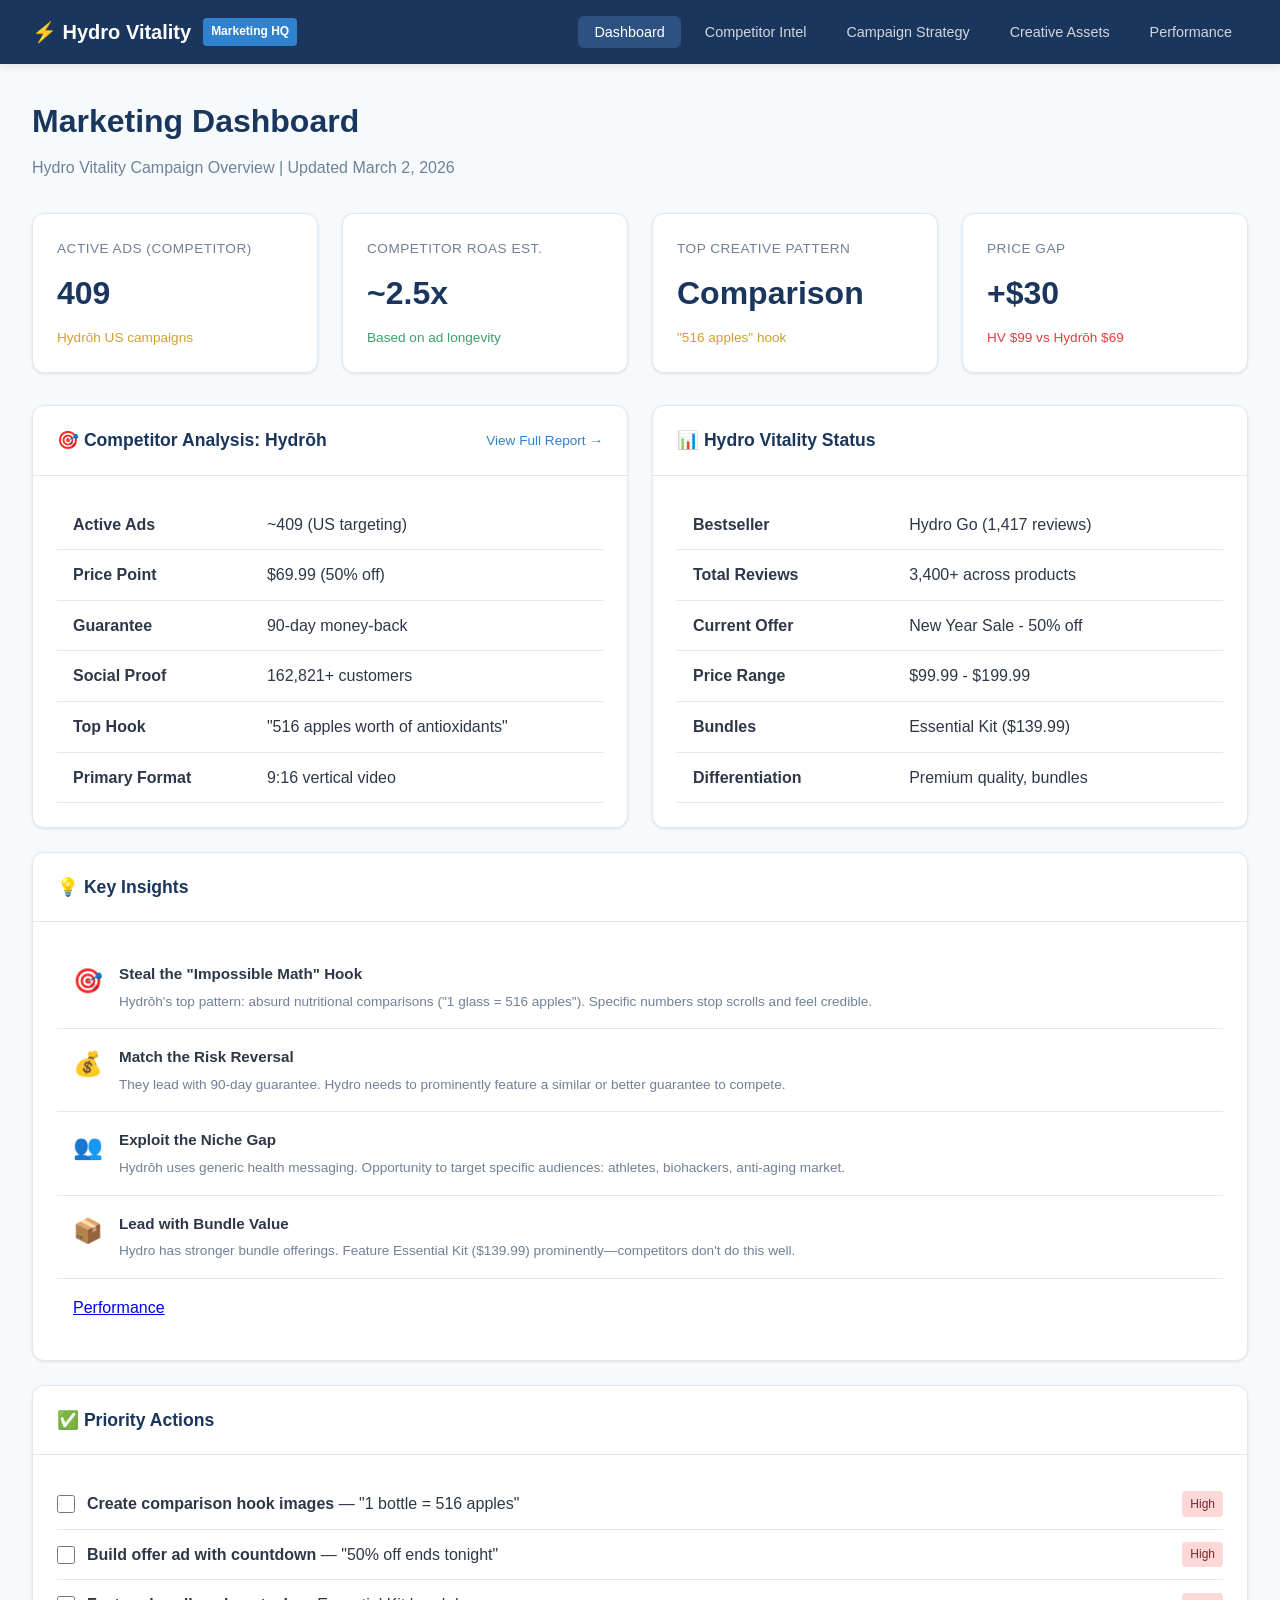
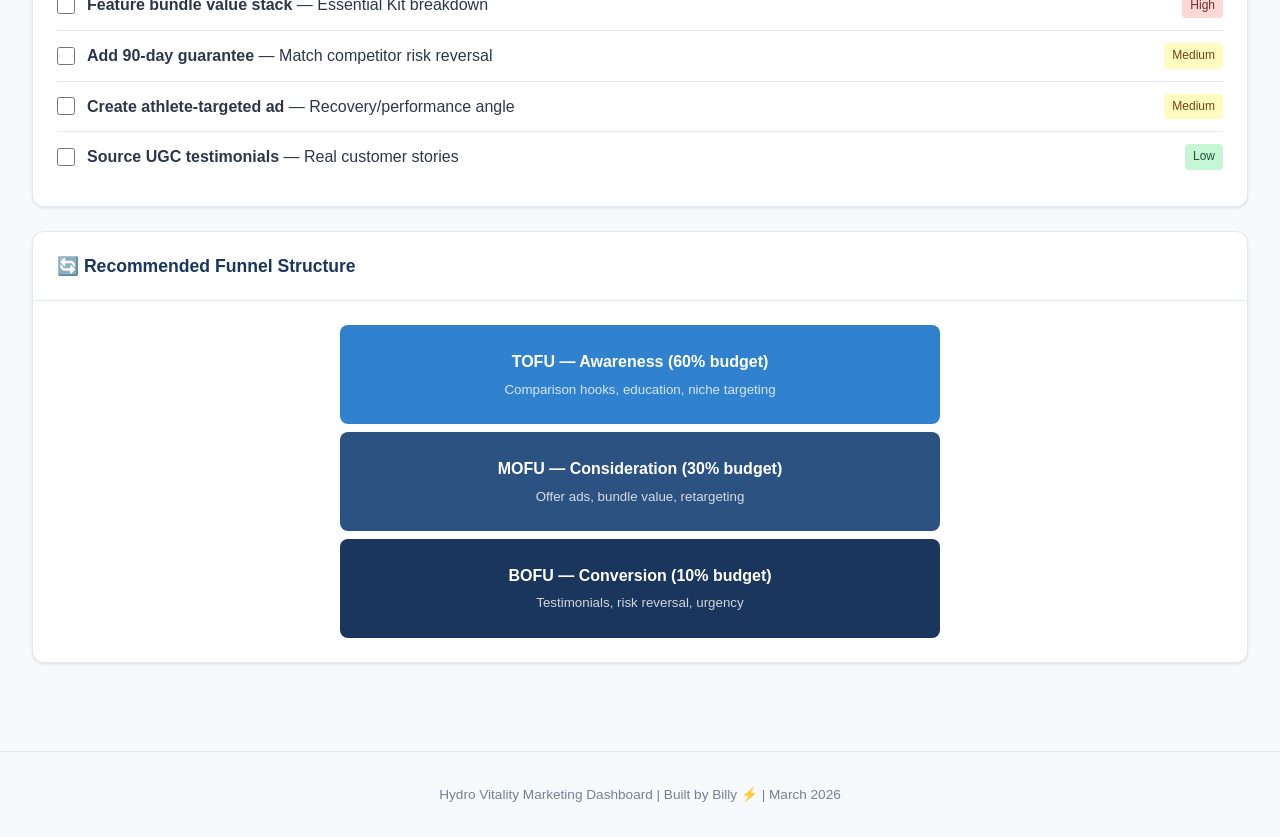
<file: index.html>
<!DOCTYPE html>
<html lang="en">
<head>
  <meta charset="UTF-8">
  <meta name="viewport" content="width=device-width, initial-scale=1.0">
  <title>Hydro Vitality | Marketing Dashboard</title>
  <link rel="stylesheet" href="css/style.css">
</head>
<body>
  <nav class="nav">
    <div class="nav-container">
      <a href="index.html" class="nav-brand">
        ⚡ Hydro Vitality <span>Marketing HQ</span>
      </a>
      <ul class="nav-links">
        <li><a href="index.html" class="active">Dashboard</a></li>
        <li><a href="competitor-intel.html">Competitor Intel</a></li>
        <li><a href="campaign-strategy.html">Campaign Strategy</a></li>
        <li><a href="creatives.html">Creative Assets</a></li>
      <li><a href="performance.html">Performance</a></li>
        </ul>
    </div>
  </nav>

  <main class="main">
    <div class="page-header">
      <h1>Marketing Dashboard</h1>
      <p>Hydro Vitality Campaign Overview | Updated March 2, 2026</p>
    </div>

    <!-- Key Metrics -->
    <div class="stats-grid">
      <div class="stat-card">
        <div class="label">Active Ads (Competitor)</div>
        <div class="value">409</div>
        <div class="change neutral">Hydrōh US campaigns</div>
      </div>
      <div class="stat-card">
        <div class="label">Competitor ROAS Est.</div>
        <div class="value">~2.5x</div>
        <div class="change positive">Based on ad longevity</div>
      </div>
      <div class="stat-card">
        <div class="label">Top Creative Pattern</div>
        <div class="value">Comparison</div>
        <div class="change neutral">"516 apples" hook</div>
      </div>
      <div class="stat-card">
        <div class="label">Price Gap</div>
        <div class="value">+$30</div>
        <div class="change negative">HV $99 vs Hydrōh $69</div>
      </div>
    </div>

    <div class="grid-2">
      <!-- Competitor Quick View -->
      <div class="card">
        <div class="card-header">
          <h2>🎯 Competitor Analysis: Hydrōh</h2>
          <a href="competitor-intel.html" style="color: var(--accent); text-decoration: none; font-size: 0.85rem;">View Full Report →</a>
        </div>
        <div class="card-body">
          <table>
            <tr>
              <td><strong>Active Ads</strong></td>
              <td>~409 (US targeting)</td>
            </tr>
            <tr>
              <td><strong>Price Point</strong></td>
              <td>$69.99 (50% off)</td>
            </tr>
            <tr>
              <td><strong>Guarantee</strong></td>
              <td>90-day money-back</td>
            </tr>
            <tr>
              <td><strong>Social Proof</strong></td>
              <td>162,821+ customers</td>
            </tr>
            <tr>
              <td><strong>Top Hook</strong></td>
              <td>"516 apples worth of antioxidants"</td>
            </tr>
            <tr>
              <td><strong>Primary Format</strong></td>
              <td>9:16 vertical video</td>
            </tr>
          </table>
        </div>
      </div>

      <!-- Hydro Vitality Status -->
      <div class="card">
        <div class="card-header">
          <h2>📊 Hydro Vitality Status</h2>
        </div>
        <div class="card-body">
          <table>
            <tr>
              <td><strong>Bestseller</strong></td>
              <td>Hydro Go (1,417 reviews)</td>
            </tr>
            <tr>
              <td><strong>Total Reviews</strong></td>
              <td>3,400+ across products</td>
            </tr>
            <tr>
              <td><strong>Current Offer</strong></td>
              <td>New Year Sale - 50% off</td>
            </tr>
            <tr>
              <td><strong>Price Range</strong></td>
              <td>$99.99 - $199.99</td>
            </tr>
            <tr>
              <td><strong>Bundles</strong></td>
              <td>Essential Kit ($139.99)</td>
            </tr>
            <tr>
              <td><strong>Differentiation</strong></td>
              <td>Premium quality, bundles</td>
            </tr>
          </table>
        </div>
      </div>
    </div>

    <!-- Key Insights -->
    <div class="card">
      <div class="card-header">
        <h2>💡 Key Insights</h2>
      </div>
      <div class="card-body">
        <ul class="insights-list">
          <li>
            <span class="icon">🎯</span>
            <div>
              <h4>Steal the "Impossible Math" Hook</h4>
              <p>Hydrōh's top pattern: absurd nutritional comparisons ("1 glass = 516 apples"). Specific numbers stop scrolls and feel credible.</p>
            </div>
          </li>
          <li>
            <span class="icon">💰</span>
            <div>
              <h4>Match the Risk Reversal</h4>
              <p>They lead with 90-day guarantee. Hydro needs to prominently feature a similar or better guarantee to compete.</p>
            </div>
          </li>
          <li>
            <span class="icon">👥</span>
            <div>
              <h4>Exploit the Niche Gap</h4>
              <p>Hydrōh uses generic health messaging. Opportunity to target specific audiences: athletes, biohackers, anti-aging market.</p>
            </div>
          </li>
          <li>
            <span class="icon">📦</span>
            <div>
              <h4>Lead with Bundle Value</h4>
              <p>Hydro has stronger bundle offerings. Feature Essential Kit ($139.99) prominently—competitors don't do this well.</p>
            </div>
          </li>
        <li><a href="performance.html">Performance</a></li>
        </ul>
      </div>
    </div>

    <!-- Recommended Actions -->
    <div class="card">
      <div class="card-header">
        <h2>✅ Priority Actions</h2>
      </div>
      <div class="card-body">
        <div class="action-item">
          <input type="checkbox" id="action1">
          <label for="action1"><strong>Create comparison hook images</strong> — "1 bottle = 516 apples"</label>
          <span class="priority priority-high">High</span>
        </div>
        <div class="action-item">
          <input type="checkbox" id="action2">
          <label for="action2"><strong>Build offer ad with countdown</strong> — "50% off ends tonight"</label>
          <span class="priority priority-high">High</span>
        </div>
        <div class="action-item">
          <input type="checkbox" id="action3">
          <label for="action3"><strong>Feature bundle value stack</strong> — Essential Kit breakdown</label>
          <span class="priority priority-high">High</span>
        </div>
        <div class="action-item">
          <input type="checkbox" id="action4">
          <label for="action4"><strong>Add 90-day guarantee</strong> — Match competitor risk reversal</label>
          <span class="priority priority-medium">Medium</span>
        </div>
        <div class="action-item">
          <input type="checkbox" id="action5">
          <label for="action5"><strong>Create athlete-targeted ad</strong> — Recovery/performance angle</label>
          <span class="priority priority-medium">Medium</span>
        </div>
        <div class="action-item">
          <input type="checkbox" id="action6">
          <label for="action6"><strong>Source UGC testimonials</strong> — Real customer stories</label>
          <span class="priority priority-low">Low</span>
        </div>
      </div>
    </div>

    <!-- Funnel Strategy -->
    <div class="card">
      <div class="card-header">
        <h2>🔄 Recommended Funnel Structure</h2>
      </div>
      <div class="card-body">
        <div class="funnel">
          <div class="funnel-stage tofu">
            TOFU — Awareness (60% budget)
            <small>Comparison hooks, education, niche targeting</small>
          </div>
          <div class="funnel-stage mofu">
            MOFU — Consideration (30% budget)
            <small>Offer ads, bundle value, retargeting</small>
          </div>
          <div class="funnel-stage bofu">
            BOFU — Conversion (10% budget)
            <small>Testimonials, risk reversal, urgency</small>
          </div>
        </div>
      </div>
    </div>
  </main>

  <footer class="footer">
    <p>Hydro Vitality Marketing Dashboard | Built by Billy ⚡ | March 2026</p>
  </footer>
</body>
</html>
</file>
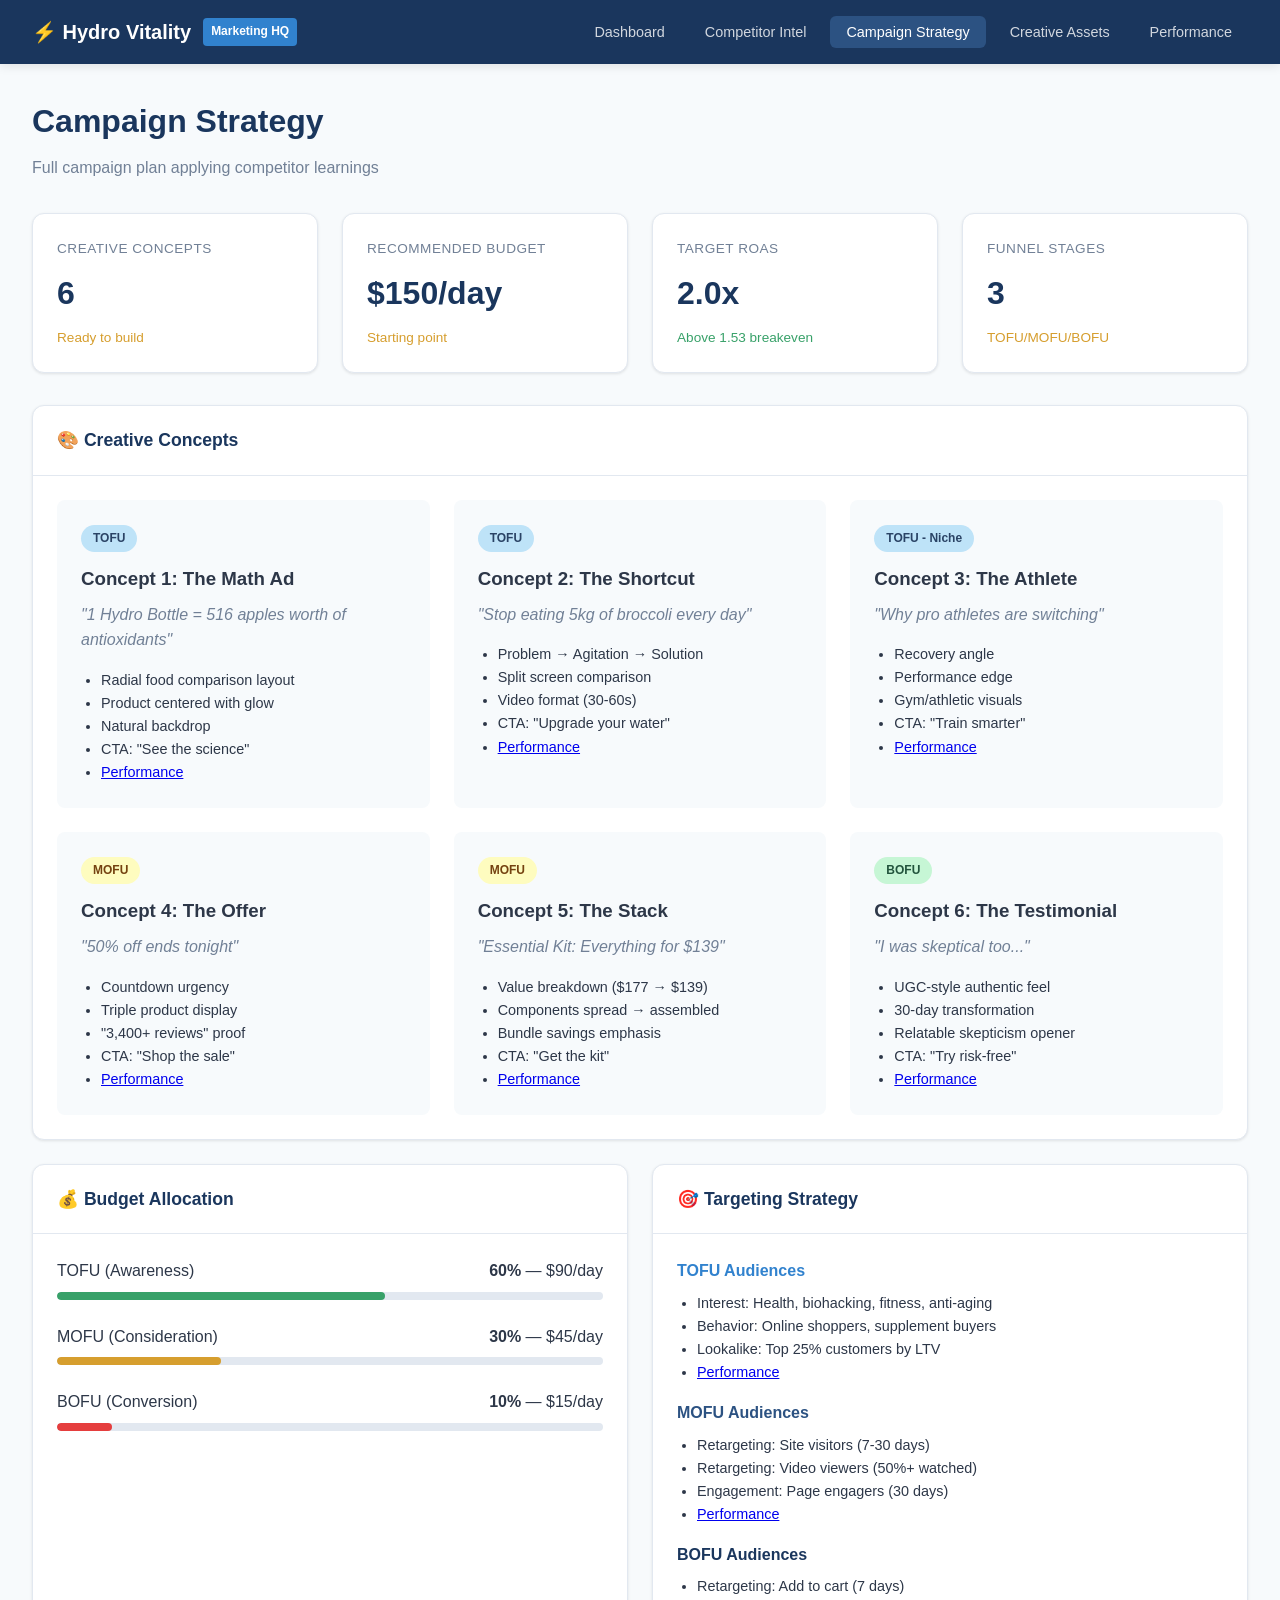
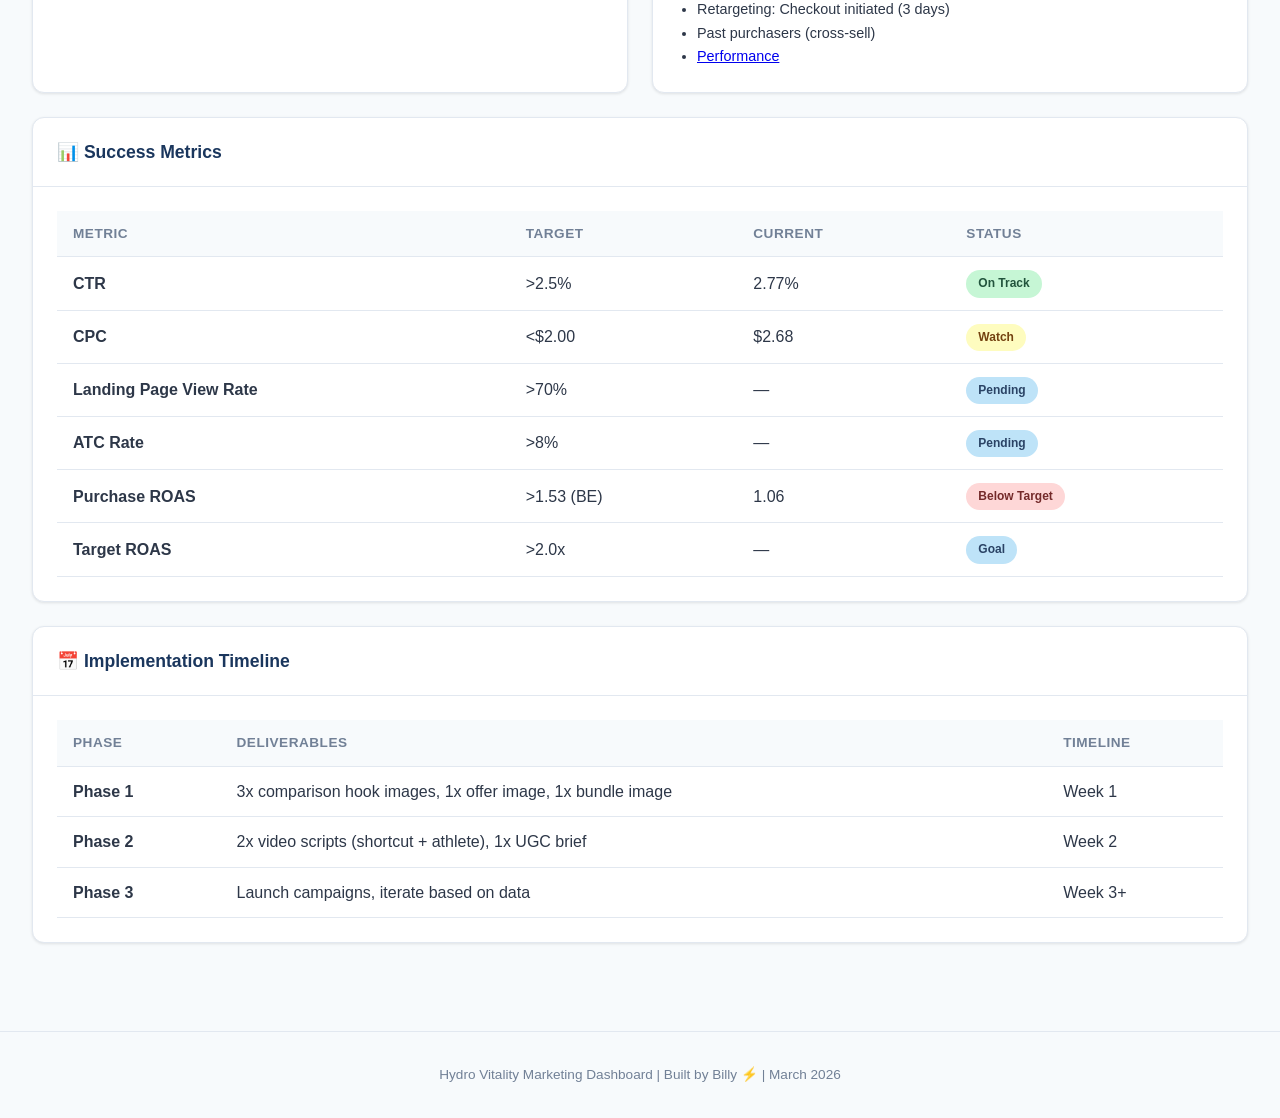
<file: campaign-strategy.html>
<!DOCTYPE html>
<html lang="en">
<head>
  <meta charset="UTF-8">
  <meta name="viewport" content="width=device-width, initial-scale=1.0">
  <title>Campaign Strategy | Hydro Vitality</title>
  <link rel="stylesheet" href="css/style.css">
</head>
<body>
  <nav class="nav">
    <div class="nav-container">
      <a href="index.html" class="nav-brand">
        ⚡ Hydro Vitality <span>Marketing HQ</span>
      </a>
      <ul class="nav-links">
        <li><a href="index.html">Dashboard</a></li>
        <li><a href="competitor-intel.html">Competitor Intel</a></li>
        <li><a href="campaign-strategy.html" class="active">Campaign Strategy</a></li>
        <li><a href="creatives.html">Creative Assets</a></li>
      <li><a href="performance.html">Performance</a></li>
        </ul>
    </div>
  </nav>

  <main class="main">
    <div class="page-header">
      <h1>Campaign Strategy</h1>
      <p>Full campaign plan applying competitor learnings</p>
    </div>

    <!-- Strategy Overview -->
    <div class="stats-grid">
      <div class="stat-card">
        <div class="label">Creative Concepts</div>
        <div class="value">6</div>
        <div class="change neutral">Ready to build</div>
      </div>
      <div class="stat-card">
        <div class="label">Recommended Budget</div>
        <div class="value">$150/day</div>
        <div class="change neutral">Starting point</div>
      </div>
      <div class="stat-card">
        <div class="label">Target ROAS</div>
        <div class="value">2.0x</div>
        <div class="change positive">Above 1.53 breakeven</div>
      </div>
      <div class="stat-card">
        <div class="label">Funnel Stages</div>
        <div class="value">3</div>
        <div class="change neutral">TOFU/MOFU/BOFU</div>
      </div>
    </div>

    <!-- Creative Concepts -->
    <div class="card">
      <div class="card-header">
        <h2>🎨 Creative Concepts</h2>
      </div>
      <div class="card-body">
        <div class="grid-3">
          <!-- Concept 1 -->
          <div style="background: var(--bg); padding: 1.5rem; border-radius: 8px;">
            <span class="badge badge-info">TOFU</span>
            <h3 style="margin: 0.75rem 0 0.5rem;">Concept 1: The Math Ad</h3>
            <p style="font-style: italic; margin-bottom: 1rem; color: var(--text-light);">"1 Hydro Bottle = 516 apples worth of antioxidants"</p>
            <ul style="padding-left: 1.25rem; font-size: 0.9rem;">
              <li>Radial food comparison layout</li>
              <li>Product centered with glow</li>
              <li>Natural backdrop</li>
              <li>CTA: "See the science"</li>
            <li><a href="performance.html">Performance</a></li>
        </ul>
          </div>

          <!-- Concept 2 -->
          <div style="background: var(--bg); padding: 1.5rem; border-radius: 8px;">
            <span class="badge badge-info">TOFU</span>
            <h3 style="margin: 0.75rem 0 0.5rem;">Concept 2: The Shortcut</h3>
            <p style="font-style: italic; margin-bottom: 1rem; color: var(--text-light);">"Stop eating 5kg of broccoli every day"</p>
            <ul style="padding-left: 1.25rem; font-size: 0.9rem;">
              <li>Problem → Agitation → Solution</li>
              <li>Split screen comparison</li>
              <li>Video format (30-60s)</li>
              <li>CTA: "Upgrade your water"</li>
            <li><a href="performance.html">Performance</a></li>
        </ul>
          </div>

          <!-- Concept 3 -->
          <div style="background: var(--bg); padding: 1.5rem; border-radius: 8px;">
            <span class="badge badge-info">TOFU - Niche</span>
            <h3 style="margin: 0.75rem 0 0.5rem;">Concept 3: The Athlete</h3>
            <p style="font-style: italic; margin-bottom: 1rem; color: var(--text-light);">"Why pro athletes are switching"</p>
            <ul style="padding-left: 1.25rem; font-size: 0.9rem;">
              <li>Recovery angle</li>
              <li>Performance edge</li>
              <li>Gym/athletic visuals</li>
              <li>CTA: "Train smarter"</li>
            <li><a href="performance.html">Performance</a></li>
        </ul>
          </div>

          <!-- Concept 4 -->
          <div style="background: var(--bg); padding: 1.5rem; border-radius: 8px;">
            <span class="badge badge-warning">MOFU</span>
            <h3 style="margin: 0.75rem 0 0.5rem;">Concept 4: The Offer</h3>
            <p style="font-style: italic; margin-bottom: 1rem; color: var(--text-light);">"50% off ends tonight"</p>
            <ul style="padding-left: 1.25rem; font-size: 0.9rem;">
              <li>Countdown urgency</li>
              <li>Triple product display</li>
              <li>"3,400+ reviews" proof</li>
              <li>CTA: "Shop the sale"</li>
            <li><a href="performance.html">Performance</a></li>
        </ul>
          </div>

          <!-- Concept 5 -->
          <div style="background: var(--bg); padding: 1.5rem; border-radius: 8px;">
            <span class="badge badge-warning">MOFU</span>
            <h3 style="margin: 0.75rem 0 0.5rem;">Concept 5: The Stack</h3>
            <p style="font-style: italic; margin-bottom: 1rem; color: var(--text-light);">"Essential Kit: Everything for $139"</p>
            <ul style="padding-left: 1.25rem; font-size: 0.9rem;">
              <li>Value breakdown ($177 → $139)</li>
              <li>Components spread → assembled</li>
              <li>Bundle savings emphasis</li>
              <li>CTA: "Get the kit"</li>
            <li><a href="performance.html">Performance</a></li>
        </ul>
          </div>

          <!-- Concept 6 -->
          <div style="background: var(--bg); padding: 1.5rem; border-radius: 8px;">
            <span class="badge badge-success">BOFU</span>
            <h3 style="margin: 0.75rem 0 0.5rem;">Concept 6: The Testimonial</h3>
            <p style="font-style: italic; margin-bottom: 1rem; color: var(--text-light);">"I was skeptical too..."</p>
            <ul style="padding-left: 1.25rem; font-size: 0.9rem;">
              <li>UGC-style authentic feel</li>
              <li>30-day transformation</li>
              <li>Relatable skepticism opener</li>
              <li>CTA: "Try risk-free"</li>
            <li><a href="performance.html">Performance</a></li>
        </ul>
          </div>
        </div>
      </div>
    </div>

    <!-- Budget Allocation -->
    <div class="grid-2">
      <div class="card">
        <div class="card-header">
          <h2>💰 Budget Allocation</h2>
        </div>
        <div class="card-body">
          <div style="margin-bottom: 1.5rem;">
            <div style="display: flex; justify-content: space-between; margin-bottom: 0.5rem;">
              <span>TOFU (Awareness)</span>
              <span><strong>60%</strong> — $90/day</span>
            </div>
            <div class="progress-bar">
              <div class="fill success" style="width: 60%;"></div>
            </div>
          </div>
          
          <div style="margin-bottom: 1.5rem;">
            <div style="display: flex; justify-content: space-between; margin-bottom: 0.5rem;">
              <span>MOFU (Consideration)</span>
              <span><strong>30%</strong> — $45/day</span>
            </div>
            <div class="progress-bar">
              <div class="fill warning" style="width: 30%;"></div>
            </div>
          </div>
          
          <div>
            <div style="display: flex; justify-content: space-between; margin-bottom: 0.5rem;">
              <span>BOFU (Conversion)</span>
              <span><strong>10%</strong> — $15/day</span>
            </div>
            <div class="progress-bar">
              <div class="fill danger" style="width: 10%;"></div>
            </div>
          </div>
        </div>
      </div>

      <div class="card">
        <div class="card-header">
          <h2>🎯 Targeting Strategy</h2>
        </div>
        <div class="card-body">
          <h4 style="margin-bottom: 0.5rem; color: var(--accent);">TOFU Audiences</h4>
          <ul style="padding-left: 1.25rem; margin-bottom: 1rem; font-size: 0.9rem;">
            <li>Interest: Health, biohacking, fitness, anti-aging</li>
            <li>Behavior: Online shoppers, supplement buyers</li>
            <li>Lookalike: Top 25% customers by LTV</li>
          <li><a href="performance.html">Performance</a></li>
        </ul>

          <h4 style="margin-bottom: 0.5rem; color: var(--primary-light);">MOFU Audiences</h4>
          <ul style="padding-left: 1.25rem; margin-bottom: 1rem; font-size: 0.9rem;">
            <li>Retargeting: Site visitors (7-30 days)</li>
            <li>Retargeting: Video viewers (50%+ watched)</li>
            <li>Engagement: Page engagers (30 days)</li>
          <li><a href="performance.html">Performance</a></li>
        </ul>

          <h4 style="margin-bottom: 0.5rem; color: var(--primary);">BOFU Audiences</h4>
          <ul style="padding-left: 1.25rem; font-size: 0.9rem;">
            <li>Retargeting: Add to cart (7 days)</li>
            <li>Retargeting: Checkout initiated (3 days)</li>
            <li>Past purchasers (cross-sell)</li>
          <li><a href="performance.html">Performance</a></li>
        </ul>
        </div>
      </div>
    </div>

    <!-- Success Metrics -->
    <div class="card">
      <div class="card-header">
        <h2>📊 Success Metrics</h2>
      </div>
      <div class="card-body">
        <table>
          <thead>
            <tr>
              <th>Metric</th>
              <th>Target</th>
              <th>Current</th>
              <th>Status</th>
            </tr>
          </thead>
          <tbody>
            <tr>
              <td><strong>CTR</strong></td>
              <td>>2.5%</td>
              <td>2.77%</td>
              <td><span class="badge badge-success">On Track</span></td>
            </tr>
            <tr>
              <td><strong>CPC</strong></td>
              <td><$2.00</td>
              <td>$2.68</td>
              <td><span class="badge badge-warning">Watch</span></td>
            </tr>
            <tr>
              <td><strong>Landing Page View Rate</strong></td>
              <td>>70%</td>
              <td>—</td>
              <td><span class="badge badge-info">Pending</span></td>
            </tr>
            <tr>
              <td><strong>ATC Rate</strong></td>
              <td>>8%</td>
              <td>—</td>
              <td><span class="badge badge-info">Pending</span></td>
            </tr>
            <tr>
              <td><strong>Purchase ROAS</strong></td>
              <td>>1.53 (BE)</td>
              <td>1.06</td>
              <td><span class="badge badge-danger">Below Target</span></td>
            </tr>
            <tr>
              <td><strong>Target ROAS</strong></td>
              <td>>2.0x</td>
              <td>—</td>
              <td><span class="badge badge-info">Goal</span></td>
            </tr>
          </tbody>
        </table>
      </div>
    </div>

    <!-- Implementation Timeline -->
    <div class="card">
      <div class="card-header">
        <h2>📅 Implementation Timeline</h2>
      </div>
      <div class="card-body">
        <table>
          <thead>
            <tr>
              <th>Phase</th>
              <th>Deliverables</th>
              <th>Timeline</th>
            </tr>
          </thead>
          <tbody>
            <tr>
              <td><strong>Phase 1</strong></td>
              <td>3x comparison hook images, 1x offer image, 1x bundle image</td>
              <td>Week 1</td>
            </tr>
            <tr>
              <td><strong>Phase 2</strong></td>
              <td>2x video scripts (shortcut + athlete), 1x UGC brief</td>
              <td>Week 2</td>
            </tr>
            <tr>
              <td><strong>Phase 3</strong></td>
              <td>Launch campaigns, iterate based on data</td>
              <td>Week 3+</td>
            </tr>
          </tbody>
        </table>
      </div>
    </div>
  </main>

  <footer class="footer">
    <p>Hydro Vitality Marketing Dashboard | Built by Billy ⚡ | March 2026</p>
  </footer>
</body>
</html>
</file>
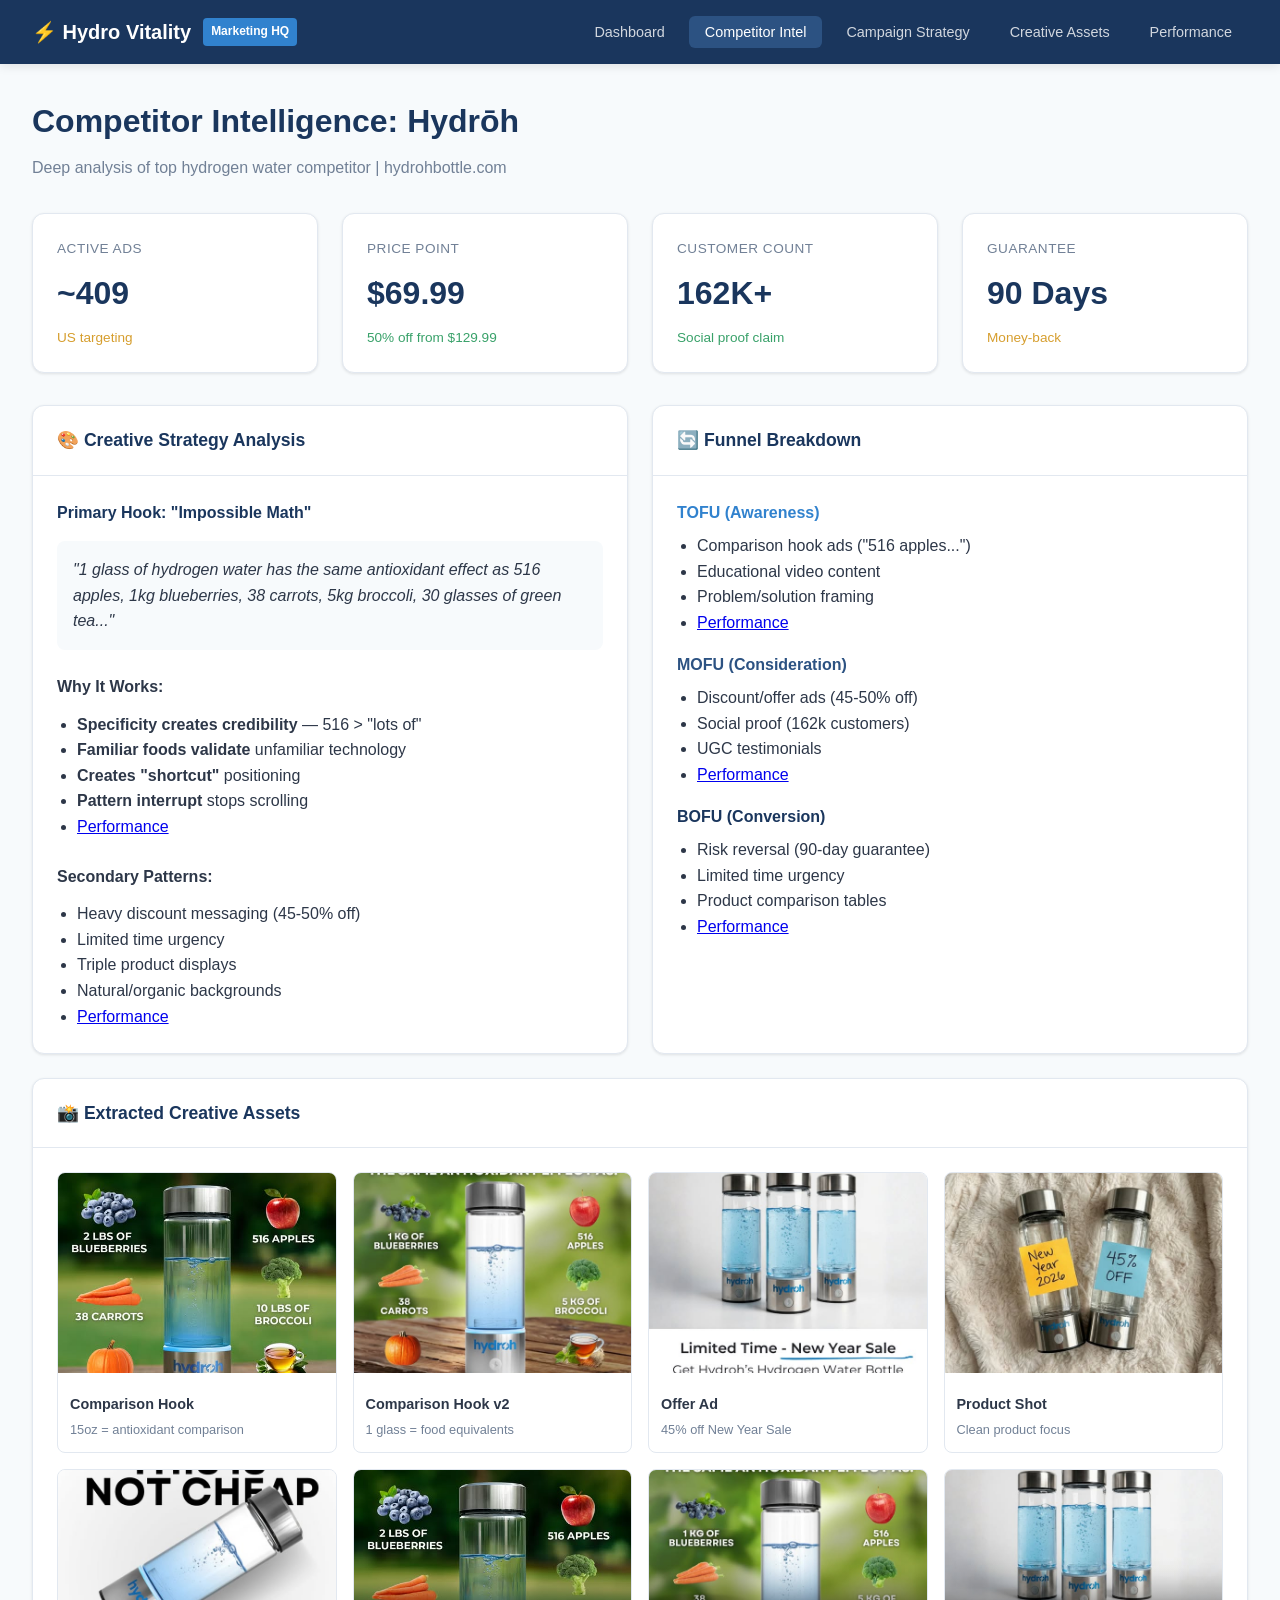
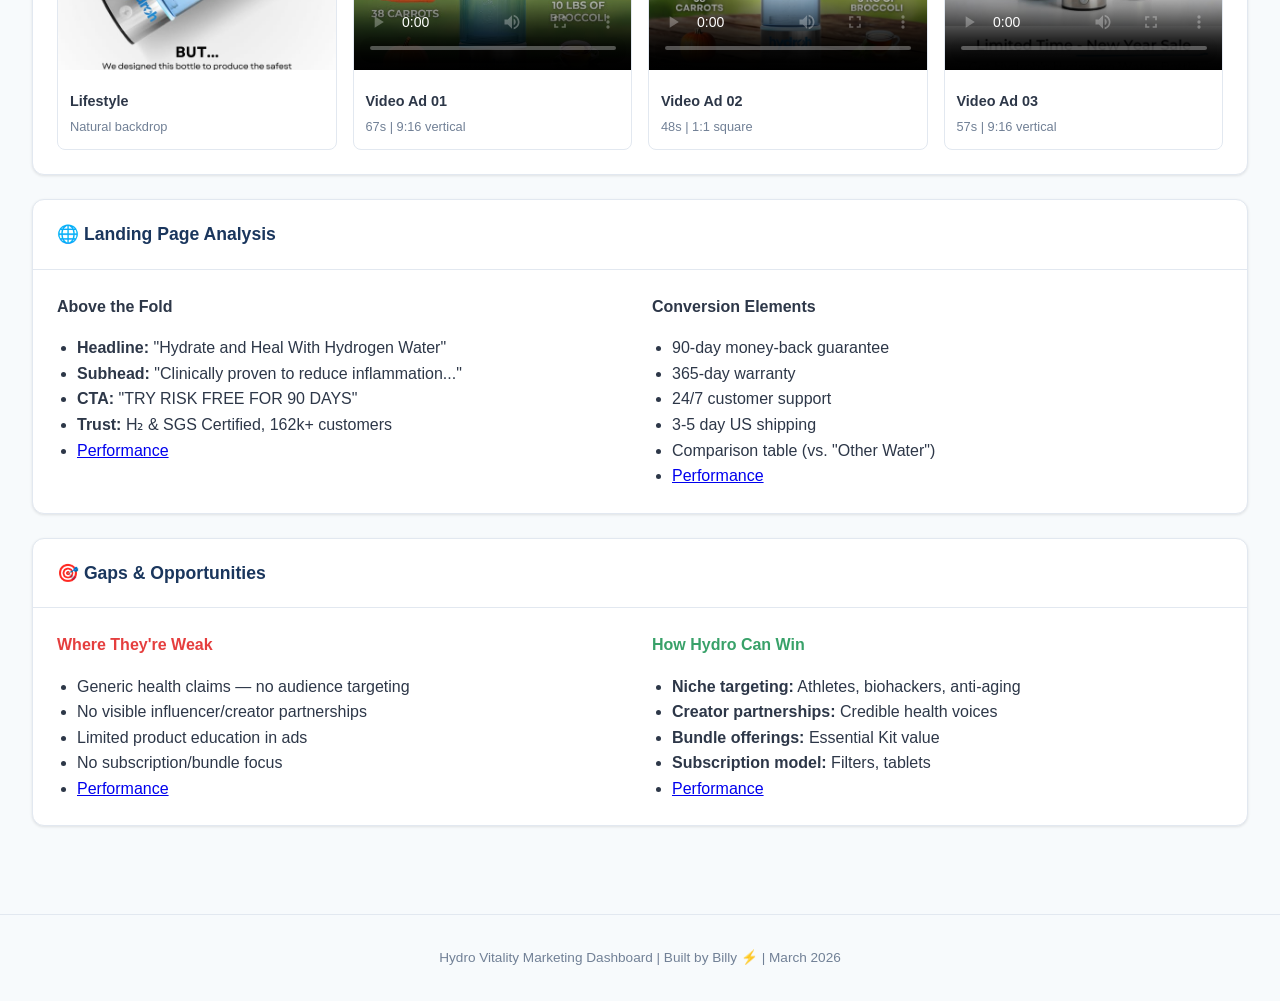
<file: competitor-intel.html>
<!DOCTYPE html>
<html lang="en">
<head>
  <meta charset="UTF-8">
  <meta name="viewport" content="width=device-width, initial-scale=1.0">
  <title>Competitor Intel | Hydro Vitality</title>
  <link rel="stylesheet" href="css/style.css">
</head>
<body>
  <nav class="nav">
    <div class="nav-container">
      <a href="index.html" class="nav-brand">
        ⚡ Hydro Vitality <span>Marketing HQ</span>
      </a>
      <ul class="nav-links">
        <li><a href="index.html">Dashboard</a></li>
        <li><a href="competitor-intel.html" class="active">Competitor Intel</a></li>
        <li><a href="campaign-strategy.html">Campaign Strategy</a></li>
        <li><a href="creatives.html">Creative Assets</a></li>
      <li><a href="performance.html">Performance</a></li>
        </ul>
    </div>
  </nav>

  <main class="main">
    <div class="page-header">
      <h1>Competitor Intelligence: Hydrōh</h1>
      <p>Deep analysis of top hydrogen water competitor | hydrohbottle.com</p>
    </div>

    <!-- Competitor Stats -->
    <div class="stats-grid">
      <div class="stat-card">
        <div class="label">Active Ads</div>
        <div class="value">~409</div>
        <div class="change neutral">US targeting</div>
      </div>
      <div class="stat-card">
        <div class="label">Price Point</div>
        <div class="value">$69.99</div>
        <div class="change positive">50% off from $129.99</div>
      </div>
      <div class="stat-card">
        <div class="label">Customer Count</div>
        <div class="value">162K+</div>
        <div class="change positive">Social proof claim</div>
      </div>
      <div class="stat-card">
        <div class="label">Guarantee</div>
        <div class="value">90 Days</div>
        <div class="change neutral">Money-back</div>
      </div>
    </div>

    <div class="grid-2">
      <!-- Creative Strategy -->
      <div class="card">
        <div class="card-header">
          <h2>🎨 Creative Strategy Analysis</h2>
        </div>
        <div class="card-body">
          <h4 style="margin-bottom: 1rem; color: var(--primary);">Primary Hook: "Impossible Math"</h4>
          <p style="background: var(--bg); padding: 1rem; border-radius: 8px; font-style: italic; margin-bottom: 1rem;">
            "1 glass of hydrogen water has the same antioxidant effect as 516 apples, 1kg blueberries, 38 carrots, 5kg broccoli, 30 glasses of green tea..."
          </p>
          
          <h4 style="margin: 1.5rem 0 0.75rem;">Why It Works:</h4>
          <ul style="padding-left: 1.25rem;">
            <li><strong>Specificity creates credibility</strong> — 516 > "lots of"</li>
            <li><strong>Familiar foods validate</strong> unfamiliar technology</li>
            <li><strong>Creates "shortcut"</strong> positioning</li>
            <li><strong>Pattern interrupt</strong> stops scrolling</li>
          <li><a href="performance.html">Performance</a></li>
        </ul>

          <h4 style="margin: 1.5rem 0 0.75rem;">Secondary Patterns:</h4>
          <ul style="padding-left: 1.25rem;">
            <li>Heavy discount messaging (45-50% off)</li>
            <li>Limited time urgency</li>
            <li>Triple product displays</li>
            <li>Natural/organic backgrounds</li>
          <li><a href="performance.html">Performance</a></li>
        </ul>
        </div>
      </div>

      <!-- Funnel Breakdown -->
      <div class="card">
        <div class="card-header">
          <h2>🔄 Funnel Breakdown</h2>
        </div>
        <div class="card-body">
          <h4 style="color: var(--accent); margin-bottom: 0.5rem;">TOFU (Awareness)</h4>
          <ul style="padding-left: 1.25rem; margin-bottom: 1rem;">
            <li>Comparison hook ads ("516 apples...")</li>
            <li>Educational video content</li>
            <li>Problem/solution framing</li>
          <li><a href="performance.html">Performance</a></li>
        </ul>

          <h4 style="color: var(--primary-light); margin-bottom: 0.5rem;">MOFU (Consideration)</h4>
          <ul style="padding-left: 1.25rem; margin-bottom: 1rem;">
            <li>Discount/offer ads (45-50% off)</li>
            <li>Social proof (162k customers)</li>
            <li>UGC testimonials</li>
          <li><a href="performance.html">Performance</a></li>
        </ul>

          <h4 style="color: var(--primary); margin-bottom: 0.5rem;">BOFU (Conversion)</h4>
          <ul style="padding-left: 1.25rem;">
            <li>Risk reversal (90-day guarantee)</li>
            <li>Limited time urgency</li>
            <li>Product comparison tables</li>
          <li><a href="performance.html">Performance</a></li>
        </ul>
        </div>
      </div>
    </div>

    <!-- Extracted Assets -->
    <div class="card">
      <div class="card-header">
        <h2>📸 Extracted Creative Assets</h2>
      </div>
      <div class="card-body">
        <div class="asset-gallery">
          <div class="asset-item">
            <img src="competitor-intel/hydrsh-image-01.jpg" alt="Comparison Hook 1">
            <div class="asset-info">
              <h4>Comparison Hook</h4>
              <p>15oz = antioxidant comparison</p>
            </div>
          </div>
          <div class="asset-item">
            <img src="competitor-intel/hydrsh-image-02.jpg" alt="Comparison Hook 2">
            <div class="asset-info">
              <h4>Comparison Hook v2</h4>
              <p>1 glass = food equivalents</p>
            </div>
          </div>
          <div class="asset-item">
            <img src="competitor-intel/hydrsh-image-03.jpg" alt="Offer Ad">
            <div class="asset-info">
              <h4>Offer Ad</h4>
              <p>45% off New Year Sale</p>
            </div>
          </div>
          <div class="asset-item">
            <img src="competitor-intel/hydrsh-image-04.jpg" alt="Product Shot">
            <div class="asset-info">
              <h4>Product Shot</h4>
              <p>Clean product focus</p>
            </div>
          </div>
          <div class="asset-item">
            <img src="competitor-intel/hydrsh-image-05.jpg" alt="Lifestyle">
            <div class="asset-info">
              <h4>Lifestyle</h4>
              <p>Natural backdrop</p>
            </div>
          </div>
          <div class="asset-item">
            <video src="competitor-intel/hydrsh-video-01.mp4" controls poster="competitor-intel/hydrsh-image-01.jpg"></video>
            <div class="asset-info">
              <h4>Video Ad 01</h4>
              <p>67s | 9:16 vertical</p>
            </div>
          </div>
          <div class="asset-item">
            <video src="competitor-intel/hydrsh-video-02.mp4" controls poster="competitor-intel/hydrsh-image-02.jpg"></video>
            <div class="asset-info">
              <h4>Video Ad 02</h4>
              <p>48s | 1:1 square</p>
            </div>
          </div>
          <div class="asset-item">
            <video src="competitor-intel/hydrsh-video-03.mp4" controls poster="competitor-intel/hydrsh-image-03.jpg"></video>
            <div class="asset-info">
              <h4>Video Ad 03</h4>
              <p>57s | 9:16 vertical</p>
            </div>
          </div>
        </div>
      </div>
    </div>

    <!-- Landing Page Analysis -->
    <div class="card">
      <div class="card-header">
        <h2>🌐 Landing Page Analysis</h2>
      </div>
      <div class="card-body">
        <div class="grid-2">
          <div>
            <h4 style="margin-bottom: 1rem;">Above the Fold</h4>
            <ul style="padding-left: 1.25rem;">
              <li><strong>Headline:</strong> "Hydrate and Heal With Hydrogen Water"</li>
              <li><strong>Subhead:</strong> "Clinically proven to reduce inflammation..."</li>
              <li><strong>CTA:</strong> "TRY RISK FREE FOR 90 DAYS"</li>
              <li><strong>Trust:</strong> H₂ & SGS Certified, 162k+ customers</li>
            <li><a href="performance.html">Performance</a></li>
        </ul>
          </div>
          <div>
            <h4 style="margin-bottom: 1rem;">Conversion Elements</h4>
            <ul style="padding-left: 1.25rem;">
              <li>90-day money-back guarantee</li>
              <li>365-day warranty</li>
              <li>24/7 customer support</li>
              <li>3-5 day US shipping</li>
              <li>Comparison table (vs. "Other Water")</li>
            <li><a href="performance.html">Performance</a></li>
        </ul>
          </div>
        </div>
      </div>
    </div>

    <!-- Gaps & Opportunities -->
    <div class="card">
      <div class="card-header">
        <h2>🎯 Gaps & Opportunities</h2>
      </div>
      <div class="card-body">
        <div class="grid-2">
          <div>
            <h4 style="margin-bottom: 1rem; color: var(--danger);">Where They're Weak</h4>
            <ul style="padding-left: 1.25rem;">
              <li>Generic health claims — no audience targeting</li>
              <li>No visible influencer/creator partnerships</li>
              <li>Limited product education in ads</li>
              <li>No subscription/bundle focus</li>
            <li><a href="performance.html">Performance</a></li>
        </ul>
          </div>
          <div>
            <h4 style="margin-bottom: 1rem; color: var(--success);">How Hydro Can Win</h4>
            <ul style="padding-left: 1.25rem;">
              <li><strong>Niche targeting:</strong> Athletes, biohackers, anti-aging</li>
              <li><strong>Creator partnerships:</strong> Credible health voices</li>
              <li><strong>Bundle offerings:</strong> Essential Kit value</li>
              <li><strong>Subscription model:</strong> Filters, tablets</li>
            <li><a href="performance.html">Performance</a></li>
        </ul>
          </div>
        </div>
      </div>
    </div>
  </main>

  <footer class="footer">
    <p>Hydro Vitality Marketing Dashboard | Built by Billy ⚡ | March 2026</p>
  </footer>
</body>
</html>
</file>
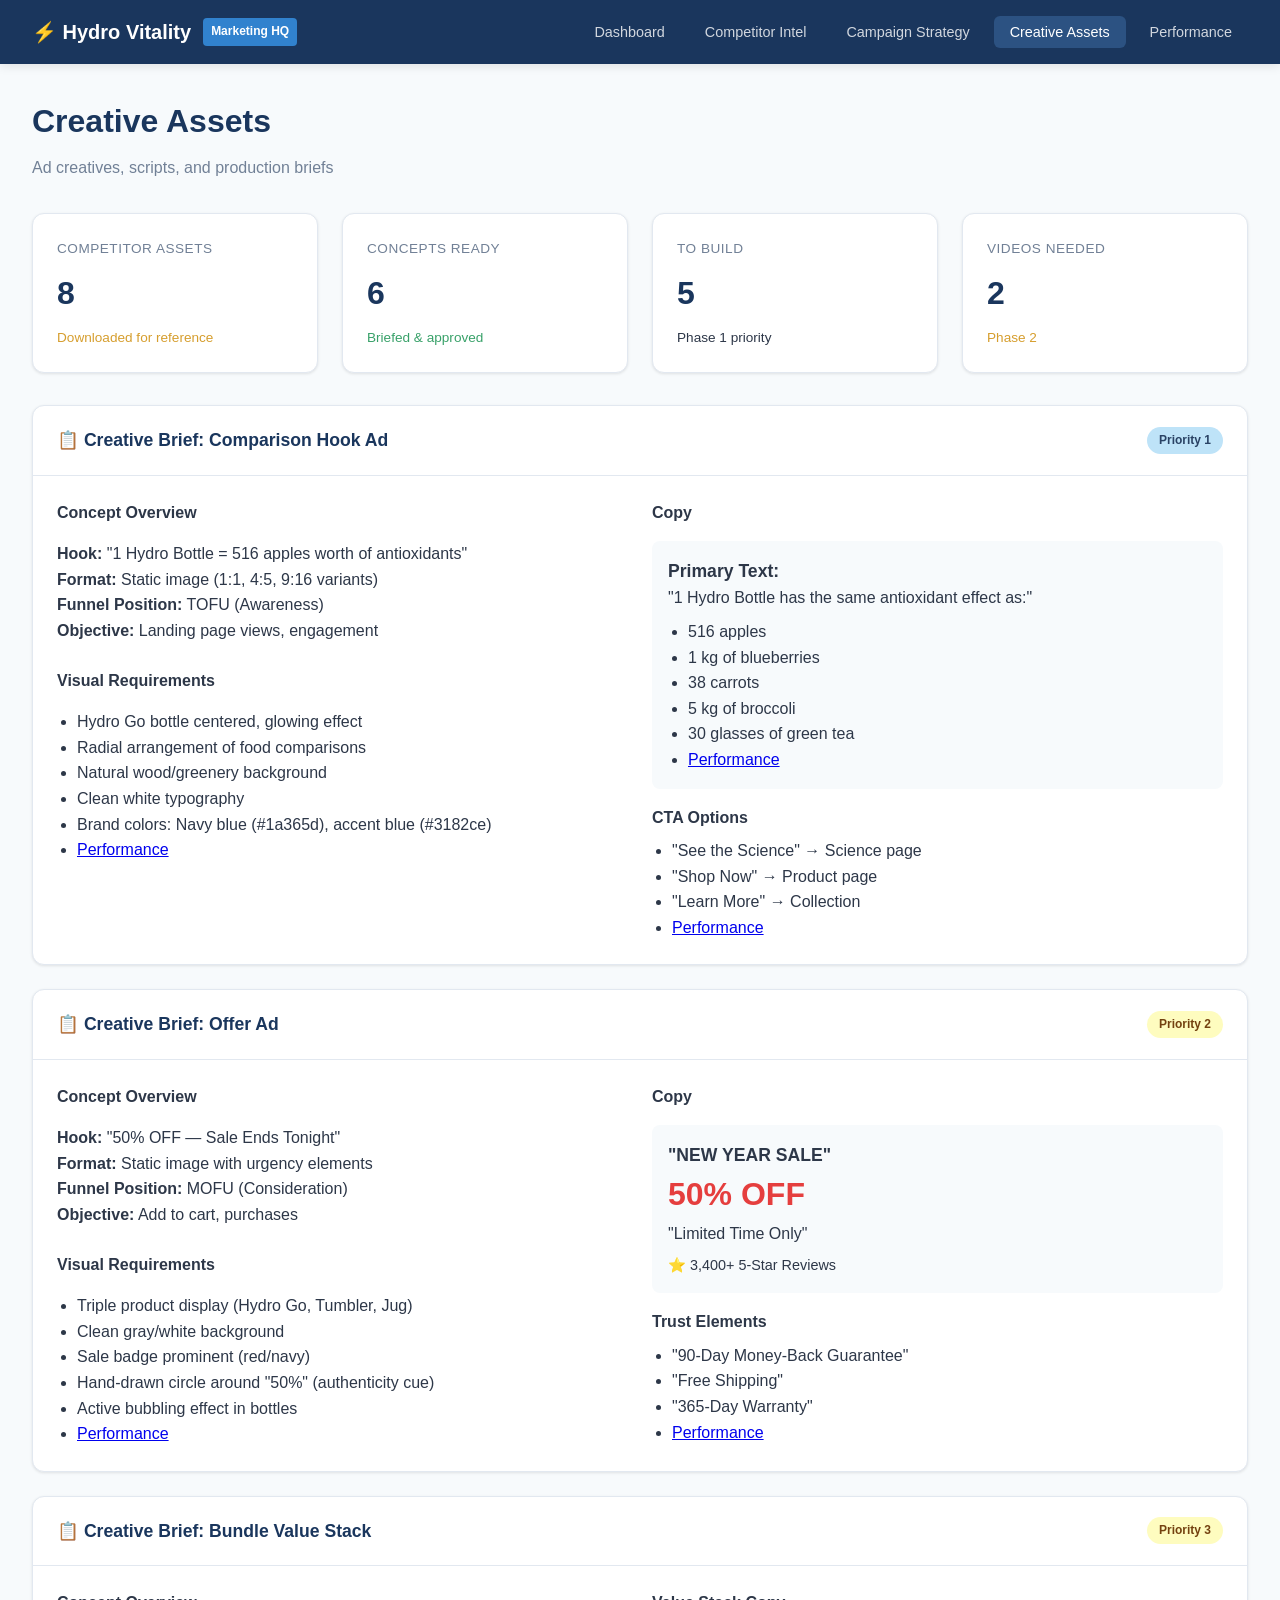
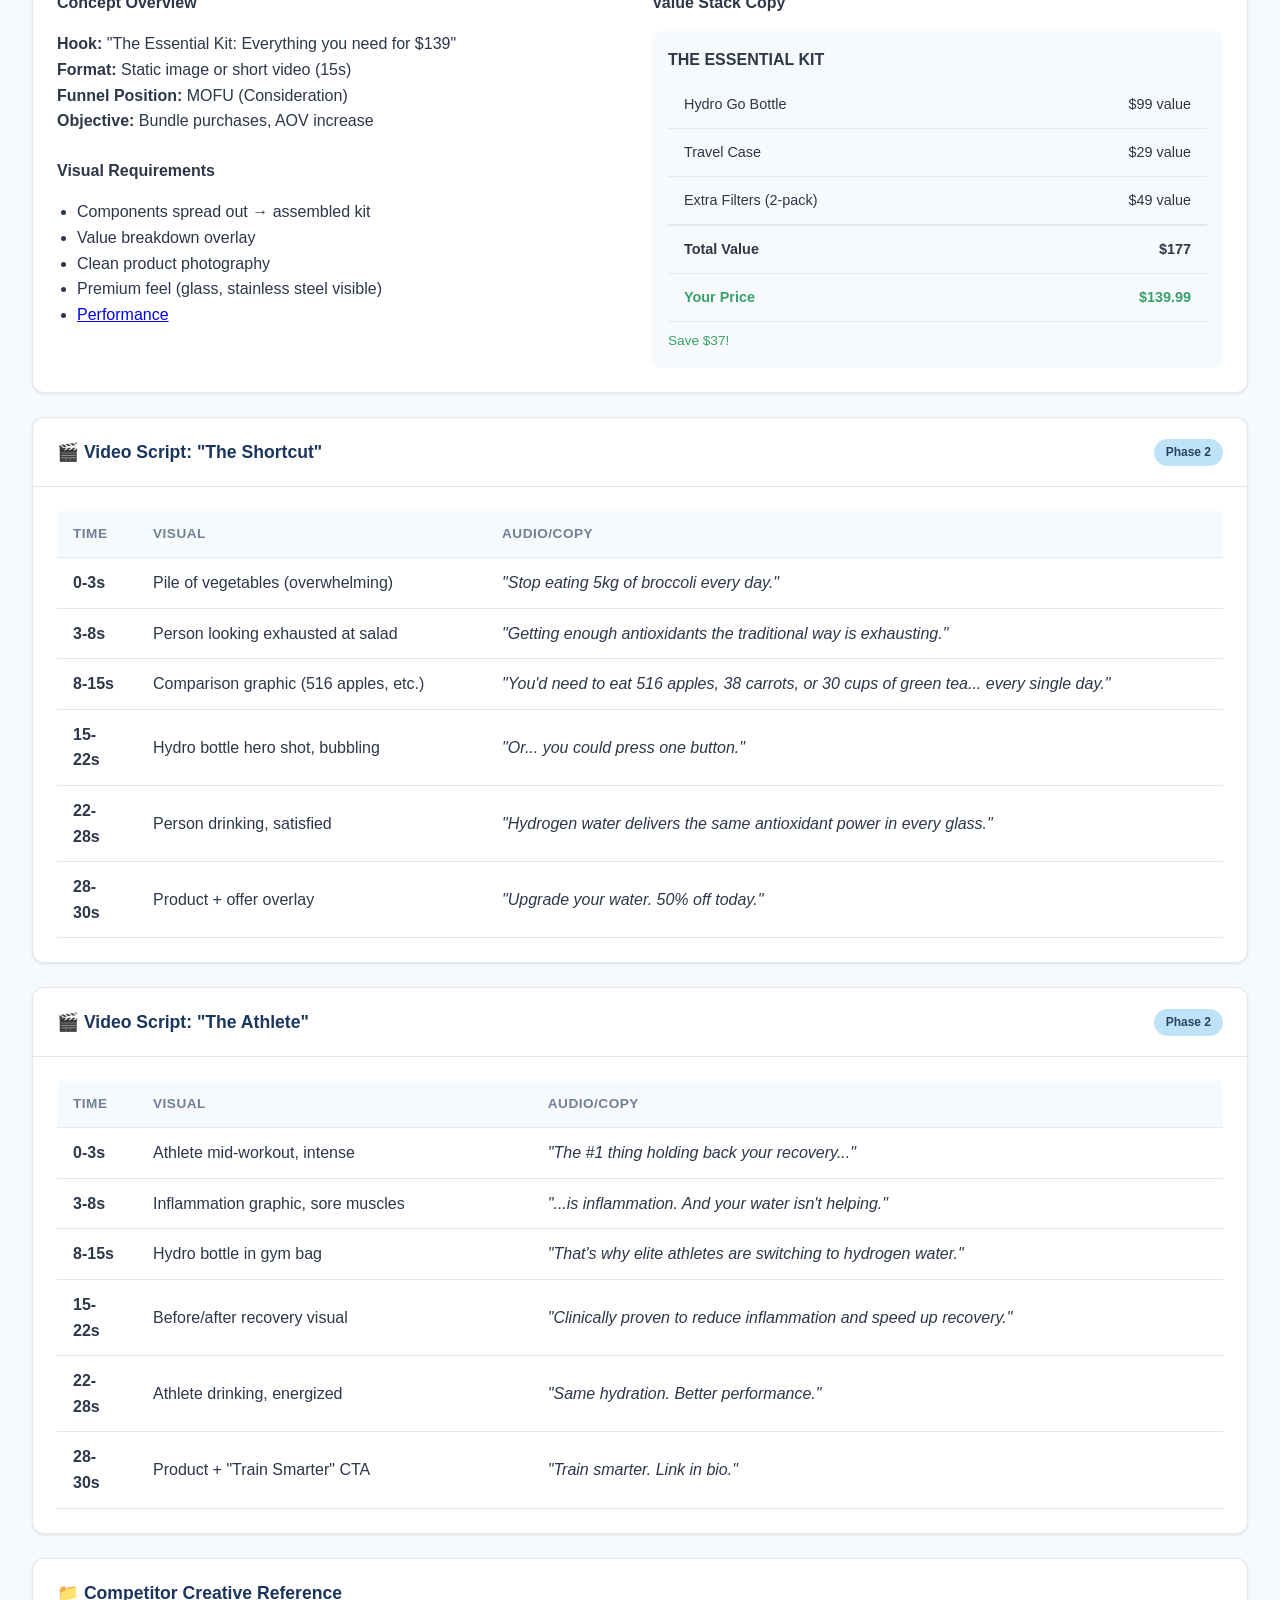
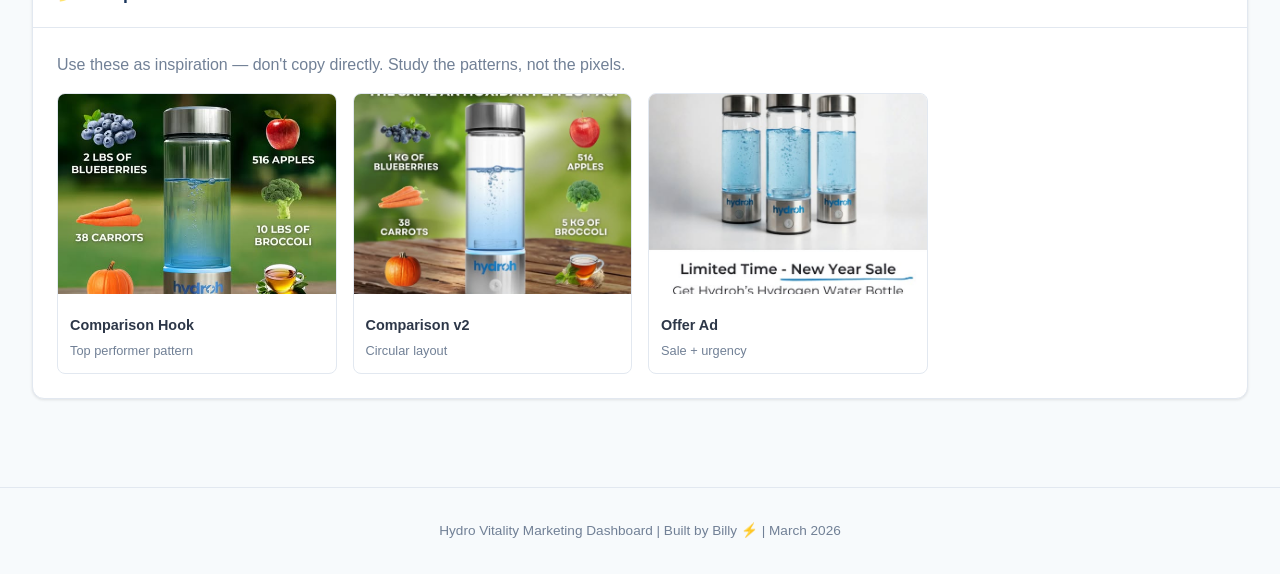
<file: creatives.html>
<!DOCTYPE html>
<html lang="en">
<head>
  <meta charset="UTF-8">
  <meta name="viewport" content="width=device-width, initial-scale=1.0">
  <title>Creative Assets | Hydro Vitality</title>
  <link rel="stylesheet" href="css/style.css">
</head>
<body>
  <nav class="nav">
    <div class="nav-container">
      <a href="index.html" class="nav-brand">
        ⚡ Hydro Vitality <span>Marketing HQ</span>
      </a>
      <ul class="nav-links">
        <li><a href="index.html">Dashboard</a></li>
        <li><a href="competitor-intel.html">Competitor Intel</a></li>
        <li><a href="campaign-strategy.html">Campaign Strategy</a></li>
        <li><a href="creatives.html" class="active">Creative Assets</a></li>
      <li><a href="performance.html">Performance</a></li>
        </ul>
    </div>
  </nav>

  <main class="main">
    <div class="page-header">
      <h1>Creative Assets</h1>
      <p>Ad creatives, scripts, and production briefs</p>
    </div>

    <!-- Asset Stats -->
    <div class="stats-grid">
      <div class="stat-card">
        <div class="label">Competitor Assets</div>
        <div class="value">8</div>
        <div class="change neutral">Downloaded for reference</div>
      </div>
      <div class="stat-card">
        <div class="label">Concepts Ready</div>
        <div class="value">6</div>
        <div class="change positive">Briefed & approved</div>
      </div>
      <div class="stat-card">
        <div class="label">To Build</div>
        <div class="value">5</div>
        <div class="change warning">Phase 1 priority</div>
      </div>
      <div class="stat-card">
        <div class="label">Videos Needed</div>
        <div class="value">2</div>
        <div class="change neutral">Phase 2</div>
      </div>
    </div>

    <!-- Creative Brief: Comparison Hook -->
    <div class="card">
      <div class="card-header">
        <h2>📋 Creative Brief: Comparison Hook Ad</h2>
        <span class="badge badge-info">Priority 1</span>
      </div>
      <div class="card-body">
        <div class="grid-2">
          <div>
            <h4 style="margin-bottom: 1rem;">Concept Overview</h4>
            <p><strong>Hook:</strong> "1 Hydro Bottle = 516 apples worth of antioxidants"</p>
            <p><strong>Format:</strong> Static image (1:1, 4:5, 9:16 variants)</p>
            <p><strong>Funnel Position:</strong> TOFU (Awareness)</p>
            <p><strong>Objective:</strong> Landing page views, engagement</p>
            
            <h4 style="margin: 1.5rem 0 1rem;">Visual Requirements</h4>
            <ul style="padding-left: 1.25rem;">
              <li>Hydro Go bottle centered, glowing effect</li>
              <li>Radial arrangement of food comparisons</li>
              <li>Natural wood/greenery background</li>
              <li>Clean white typography</li>
              <li>Brand colors: Navy blue (#1a365d), accent blue (#3182ce)</li>
            <li><a href="performance.html">Performance</a></li>
        </ul>
          </div>
          <div>
            <h4 style="margin-bottom: 1rem;">Copy</h4>
            <div style="background: var(--bg); padding: 1rem; border-radius: 8px; margin-bottom: 1rem;">
              <p style="font-size: 1.1rem; font-weight: 600;">Primary Text:</p>
              <p>"1 Hydro Bottle has the same antioxidant effect as:"</p>
              <ul style="padding-left: 1.25rem; margin-top: 0.5rem;">
                <li>516 apples</li>
                <li>1 kg of blueberries</li>
                <li>38 carrots</li>
                <li>5 kg of broccoli</li>
                <li>30 glasses of green tea</li>
              <li><a href="performance.html">Performance</a></li>
        </ul>
            </div>
            
            <h4 style="margin-bottom: 0.5rem;">CTA Options</h4>
            <ul style="padding-left: 1.25rem;">
              <li>"See the Science" → Science page</li>
              <li>"Shop Now" → Product page</li>
              <li>"Learn More" → Collection</li>
            <li><a href="performance.html">Performance</a></li>
        </ul>
          </div>
        </div>
      </div>
    </div>

    <!-- Creative Brief: Offer Ad -->
    <div class="card">
      <div class="card-header">
        <h2>📋 Creative Brief: Offer Ad</h2>
        <span class="badge badge-warning">Priority 2</span>
      </div>
      <div class="card-body">
        <div class="grid-2">
          <div>
            <h4 style="margin-bottom: 1rem;">Concept Overview</h4>
            <p><strong>Hook:</strong> "50% OFF — Sale Ends Tonight"</p>
            <p><strong>Format:</strong> Static image with urgency elements</p>
            <p><strong>Funnel Position:</strong> MOFU (Consideration)</p>
            <p><strong>Objective:</strong> Add to cart, purchases</p>
            
            <h4 style="margin: 1.5rem 0 1rem;">Visual Requirements</h4>
            <ul style="padding-left: 1.25rem;">
              <li>Triple product display (Hydro Go, Tumbler, Jug)</li>
              <li>Clean gray/white background</li>
              <li>Sale badge prominent (red/navy)</li>
              <li>Hand-drawn circle around "50%" (authenticity cue)</li>
              <li>Active bubbling effect in bottles</li>
            <li><a href="performance.html">Performance</a></li>
        </ul>
          </div>
          <div>
            <h4 style="margin-bottom: 1rem;">Copy</h4>
            <div style="background: var(--bg); padding: 1rem; border-radius: 8px; margin-bottom: 1rem;">
              <p style="font-size: 1.1rem; font-weight: 600;">"NEW YEAR SALE"</p>
              <p style="font-size: 2rem; font-weight: 700; color: var(--danger);">50% OFF</p>
              <p>"Limited Time Only"</p>
              <p style="margin-top: 0.5rem; font-size: 0.9rem;">⭐ 3,400+ 5-Star Reviews</p>
            </div>
            
            <h4 style="margin-bottom: 0.5rem;">Trust Elements</h4>
            <ul style="padding-left: 1.25rem;">
              <li>"90-Day Money-Back Guarantee"</li>
              <li>"Free Shipping"</li>
              <li>"365-Day Warranty"</li>
            <li><a href="performance.html">Performance</a></li>
        </ul>
          </div>
        </div>
      </div>
    </div>

    <!-- Creative Brief: Bundle Ad -->
    <div class="card">
      <div class="card-header">
        <h2>📋 Creative Brief: Bundle Value Stack</h2>
        <span class="badge badge-warning">Priority 3</span>
      </div>
      <div class="card-body">
        <div class="grid-2">
          <div>
            <h4 style="margin-bottom: 1rem;">Concept Overview</h4>
            <p><strong>Hook:</strong> "The Essential Kit: Everything you need for $139"</p>
            <p><strong>Format:</strong> Static image or short video (15s)</p>
            <p><strong>Funnel Position:</strong> MOFU (Consideration)</p>
            <p><strong>Objective:</strong> Bundle purchases, AOV increase</p>
            
            <h4 style="margin: 1.5rem 0 1rem;">Visual Requirements</h4>
            <ul style="padding-left: 1.25rem;">
              <li>Components spread out → assembled kit</li>
              <li>Value breakdown overlay</li>
              <li>Clean product photography</li>
              <li>Premium feel (glass, stainless steel visible)</li>
            <li><a href="performance.html">Performance</a></li>
        </ul>
          </div>
          <div>
            <h4 style="margin-bottom: 1rem;">Value Stack Copy</h4>
            <div style="background: var(--bg); padding: 1rem; border-radius: 8px;">
              <p style="font-weight: 600; margin-bottom: 0.5rem;">THE ESSENTIAL KIT</p>
              <table style="width: 100%; font-size: 0.9rem;">
                <tr>
                  <td>Hydro Go Bottle</td>
                  <td style="text-align: right;">$99 value</td>
                </tr>
                <tr>
                  <td>Travel Case</td>
                  <td style="text-align: right;">$29 value</td>
                </tr>
                <tr>
                  <td>Extra Filters (2-pack)</td>
                  <td style="text-align: right;">$49 value</td>
                </tr>
                <tr style="border-top: 2px solid var(--border);">
                  <td><strong>Total Value</strong></td>
                  <td style="text-align: right;"><strong>$177</strong></td>
                </tr>
                <tr style="color: var(--success);">
                  <td><strong>Your Price</strong></td>
                  <td style="text-align: right;"><strong>$139.99</strong></td>
                </tr>
              </table>
              <p style="margin-top: 0.5rem; font-size: 0.85rem; color: var(--success);">Save $37!</p>
            </div>
          </div>
        </div>
      </div>
    </div>

    <!-- Video Script: The Shortcut -->
    <div class="card">
      <div class="card-header">
        <h2>🎬 Video Script: "The Shortcut"</h2>
        <span class="badge badge-info">Phase 2</span>
      </div>
      <div class="card-body">
        <table>
          <thead>
            <tr>
              <th style="width: 80px;">Time</th>
              <th>Visual</th>
              <th>Audio/Copy</th>
            </tr>
          </thead>
          <tbody>
            <tr>
              <td><strong>0-3s</strong></td>
              <td>Pile of vegetables (overwhelming)</td>
              <td><em>"Stop eating 5kg of broccoli every day."</em></td>
            </tr>
            <tr>
              <td><strong>3-8s</strong></td>
              <td>Person looking exhausted at salad</td>
              <td><em>"Getting enough antioxidants the traditional way is exhausting."</em></td>
            </tr>
            <tr>
              <td><strong>8-15s</strong></td>
              <td>Comparison graphic (516 apples, etc.)</td>
              <td><em>"You'd need to eat 516 apples, 38 carrots, or 30 cups of green tea... every single day."</em></td>
            </tr>
            <tr>
              <td><strong>15-22s</strong></td>
              <td>Hydro bottle hero shot, bubbling</td>
              <td><em>"Or... you could press one button."</em></td>
            </tr>
            <tr>
              <td><strong>22-28s</strong></td>
              <td>Person drinking, satisfied</td>
              <td><em>"Hydrogen water delivers the same antioxidant power in every glass."</em></td>
            </tr>
            <tr>
              <td><strong>28-30s</strong></td>
              <td>Product + offer overlay</td>
              <td><em>"Upgrade your water. 50% off today."</em></td>
            </tr>
          </tbody>
        </table>
      </div>
    </div>

    <!-- Video Script: The Athlete -->
    <div class="card">
      <div class="card-header">
        <h2>🎬 Video Script: "The Athlete"</h2>
        <span class="badge badge-info">Phase 2</span>
      </div>
      <div class="card-body">
        <table>
          <thead>
            <tr>
              <th style="width: 80px;">Time</th>
              <th>Visual</th>
              <th>Audio/Copy</th>
            </tr>
          </thead>
          <tbody>
            <tr>
              <td><strong>0-3s</strong></td>
              <td>Athlete mid-workout, intense</td>
              <td><em>"The #1 thing holding back your recovery..."</em></td>
            </tr>
            <tr>
              <td><strong>3-8s</strong></td>
              <td>Inflammation graphic, sore muscles</td>
              <td><em>"...is inflammation. And your water isn't helping."</em></td>
            </tr>
            <tr>
              <td><strong>8-15s</strong></td>
              <td>Hydro bottle in gym bag</td>
              <td><em>"That's why elite athletes are switching to hydrogen water."</em></td>
            </tr>
            <tr>
              <td><strong>15-22s</strong></td>
              <td>Before/after recovery visual</td>
              <td><em>"Clinically proven to reduce inflammation and speed up recovery."</em></td>
            </tr>
            <tr>
              <td><strong>22-28s</strong></td>
              <td>Athlete drinking, energized</td>
              <td><em>"Same hydration. Better performance."</em></td>
            </tr>
            <tr>
              <td><strong>28-30s</strong></td>
              <td>Product + "Train Smarter" CTA</td>
              <td><em>"Train smarter. Link in bio."</em></td>
            </tr>
          </tbody>
        </table>
      </div>
    </div>

    <!-- Competitor Reference -->
    <div class="card">
      <div class="card-header">
        <h2>📁 Competitor Creative Reference</h2>
      </div>
      <div class="card-body">
        <p style="margin-bottom: 1rem; color: var(--text-light);">Use these as inspiration — don't copy directly. Study the patterns, not the pixels.</p>
        <div class="asset-gallery">
          <div class="asset-item">
            <img src="competitor-intel/hydrsh-image-01.jpg" alt="Comparison Hook">
            <div class="asset-info">
              <h4>Comparison Hook</h4>
              <p>Top performer pattern</p>
            </div>
          </div>
          <div class="asset-item">
            <img src="competitor-intel/hydrsh-image-02.jpg" alt="Comparison v2">
            <div class="asset-info">
              <h4>Comparison v2</h4>
              <p>Circular layout</p>
            </div>
          </div>
          <div class="asset-item">
            <img src="competitor-intel/hydrsh-image-03.jpg" alt="Offer Ad">
            <div class="asset-info">
              <h4>Offer Ad</h4>
              <p>Sale + urgency</p>
            </div>
          </div>
        </div>
      </div>
    </div>
  </main>

  <footer class="footer">
    <p>Hydro Vitality Marketing Dashboard | Built by Billy ⚡ | March 2026</p>
  </footer>
</body>
</html>
</file>
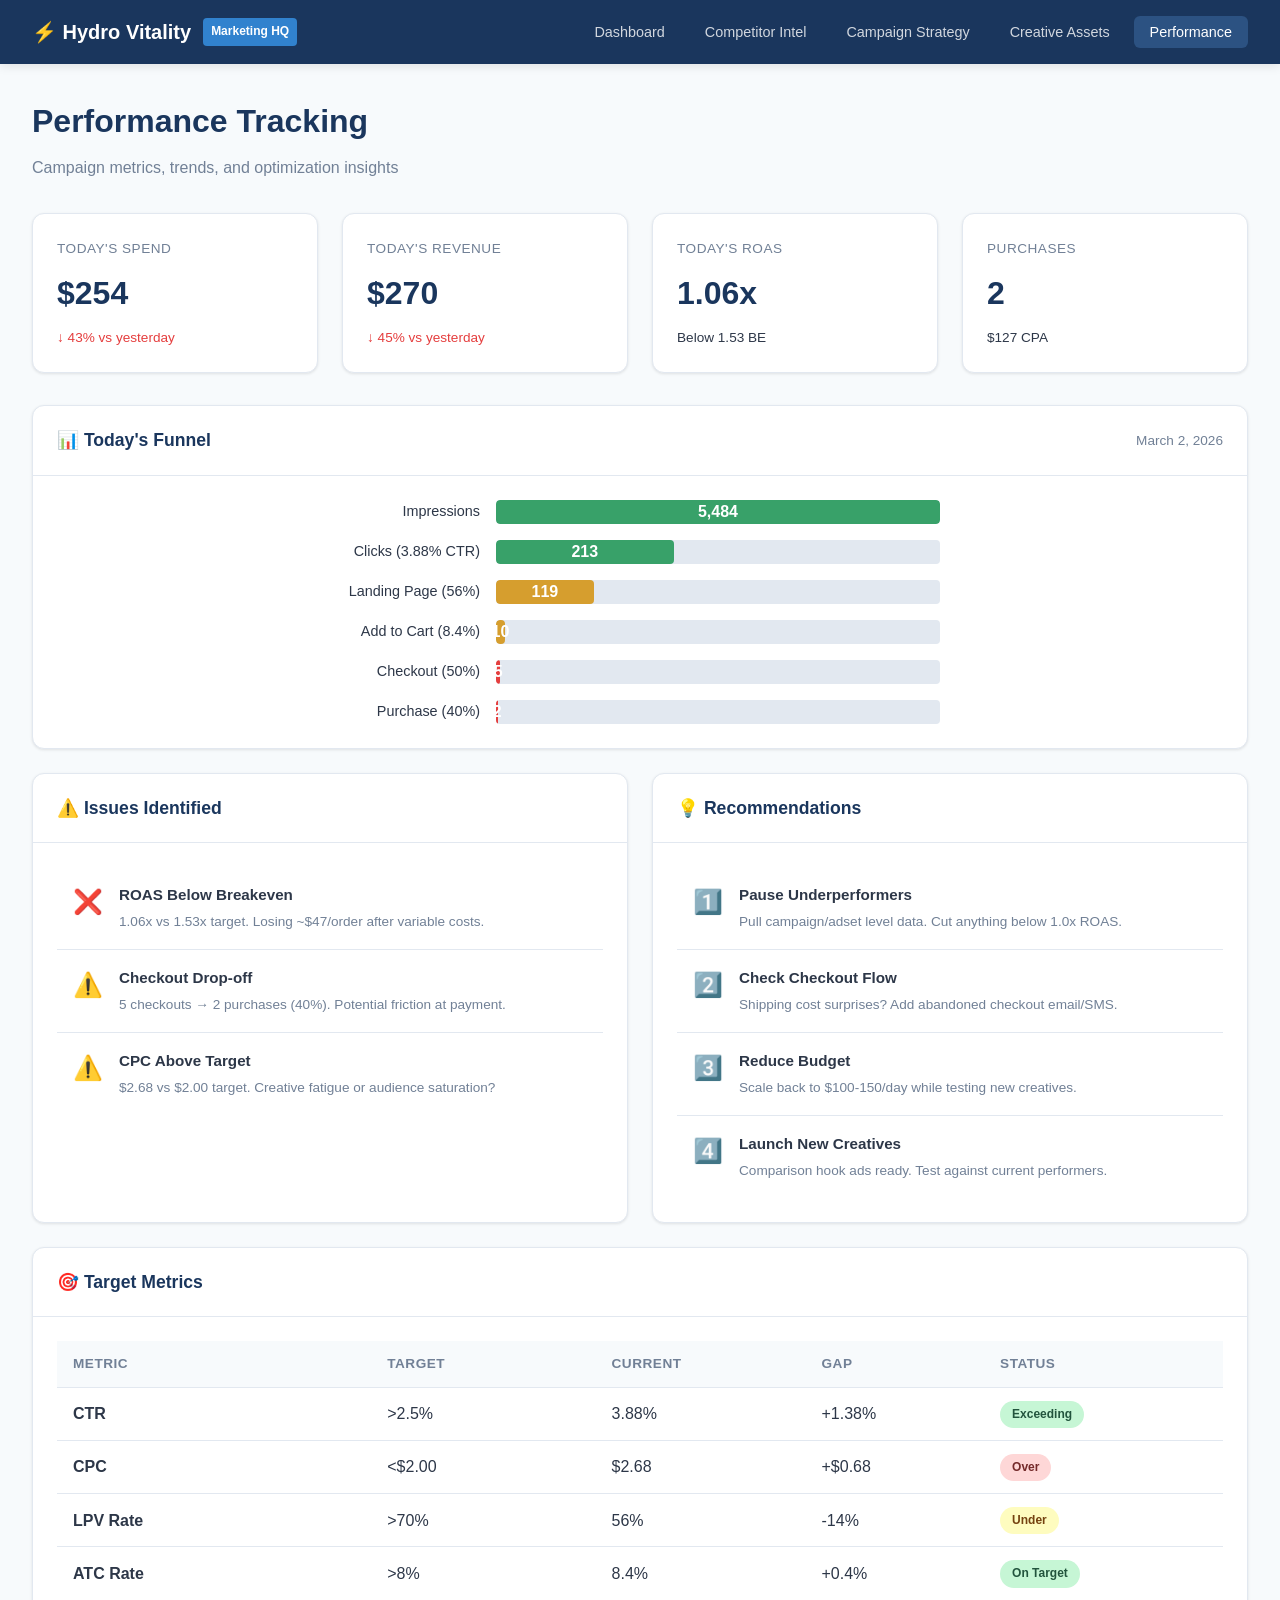
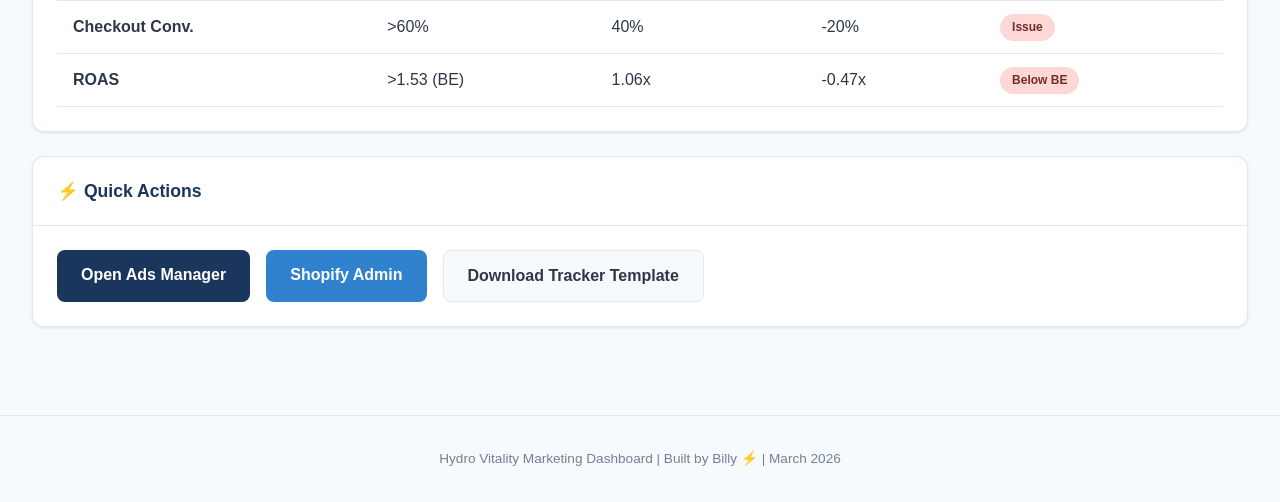
<file: performance.html>
<!DOCTYPE html>
<html lang="en">
<head>
  <meta charset="UTF-8">
  <meta name="viewport" content="width=device-width, initial-scale=1.0">
  <title>Performance | Hydro Vitality</title>
  <link rel="stylesheet" href="css/style.css">
</head>
<body>
  <nav class="nav">
    <div class="nav-container">
      <a href="index.html" class="nav-brand">
        ⚡ Hydro Vitality <span>Marketing HQ</span>
      </a>
      <ul class="nav-links">
        <li><a href="index.html">Dashboard</a></li>
        <li><a href="competitor-intel.html">Competitor Intel</a></li>
        <li><a href="campaign-strategy.html">Campaign Strategy</a></li>
        <li><a href="creatives.html">Creative Assets</a></li>
        <li><a href="performance.html" class="active">Performance</a></li>
      </ul>
    </div>
  </nav>

  <main class="main">
    <div class="page-header">
      <h1>Performance Tracking</h1>
      <p>Campaign metrics, trends, and optimization insights</p>
    </div>

    <!-- Current Performance -->
    <div class="stats-grid">
      <div class="stat-card">
        <div class="label">Today's Spend</div>
        <div class="value">$254</div>
        <div class="change negative">↓ 43% vs yesterday</div>
      </div>
      <div class="stat-card">
        <div class="label">Today's Revenue</div>
        <div class="value">$270</div>
        <div class="change negative">↓ 45% vs yesterday</div>
      </div>
      <div class="stat-card">
        <div class="label">Today's ROAS</div>
        <div class="value">1.06x</div>
        <div class="change danger">Below 1.53 BE</div>
      </div>
      <div class="stat-card">
        <div class="label">Purchases</div>
        <div class="value">2</div>
        <div class="change warning">$127 CPA</div>
      </div>
    </div>

    <!-- Funnel Visualization -->
    <div class="card">
      <div class="card-header">
        <h2>📊 Today's Funnel</h2>
        <span style="color: var(--text-light); font-size: 0.85rem;">March 2, 2026</span>
      </div>
      <div class="card-body">
        <div style="display: flex; flex-direction: column; gap: 1rem; max-width: 600px; margin: 0 auto;">
          <div style="display: flex; align-items: center; gap: 1rem;">
            <div style="width: 140px; text-align: right; font-size: 0.9rem;">Impressions</div>
            <div style="flex: 1;">
              <div class="progress-bar" style="height: 24px;">
                <div class="fill success" style="width: 100%; display: flex; align-items: center; justify-content: center; color: white; font-weight: 600;">5,484</div>
              </div>
            </div>
          </div>
          <div style="display: flex; align-items: center; gap: 1rem;">
            <div style="width: 140px; text-align: right; font-size: 0.9rem;">Clicks (3.88% CTR)</div>
            <div style="flex: 1;">
              <div class="progress-bar" style="height: 24px;">
                <div class="fill success" style="width: 40%; display: flex; align-items: center; justify-content: center; color: white; font-weight: 600;">213</div>
              </div>
            </div>
          </div>
          <div style="display: flex; align-items: center; gap: 1rem;">
            <div style="width: 140px; text-align: right; font-size: 0.9rem;">Landing Page (56%)</div>
            <div style="flex: 1;">
              <div class="progress-bar" style="height: 24px;">
                <div class="fill warning" style="width: 22%; display: flex; align-items: center; justify-content: center; color: white; font-weight: 600;">119</div>
              </div>
            </div>
          </div>
          <div style="display: flex; align-items: center; gap: 1rem;">
            <div style="width: 140px; text-align: right; font-size: 0.9rem;">Add to Cart (8.4%)</div>
            <div style="flex: 1;">
              <div class="progress-bar" style="height: 24px;">
                <div class="fill warning" style="width: 2%; display: flex; align-items: center; justify-content: center; color: white; font-weight: 600;">10</div>
              </div>
            </div>
          </div>
          <div style="display: flex; align-items: center; gap: 1rem;">
            <div style="width: 140px; text-align: right; font-size: 0.9rem;">Checkout (50%)</div>
            <div style="flex: 1;">
              <div class="progress-bar" style="height: 24px;">
                <div class="fill danger" style="width: 1%; display: flex; align-items: center; justify-content: center; color: white; font-weight: 600;">5</div>
              </div>
            </div>
          </div>
          <div style="display: flex; align-items: center; gap: 1rem;">
            <div style="width: 140px; text-align: right; font-size: 0.9rem;">Purchase (40%)</div>
            <div style="flex: 1;">
              <div class="progress-bar" style="height: 24px;">
                <div class="fill danger" style="width: 0.5%; display: flex; align-items: center; justify-content: center; color: white; font-weight: 600;">2</div>
              </div>
            </div>
          </div>
        </div>
      </div>
    </div>

    <div class="grid-2">
      <!-- Issues Identified -->
      <div class="card">
        <div class="card-header">
          <h2>⚠️ Issues Identified</h2>
        </div>
        <div class="card-body">
          <ul class="insights-list">
            <li>
              <span class="icon">❌</span>
              <div>
                <h4>ROAS Below Breakeven</h4>
                <p>1.06x vs 1.53x target. Losing ~$47/order after variable costs.</p>
              </div>
            </li>
            <li>
              <span class="icon">⚠️</span>
              <div>
                <h4>Checkout Drop-off</h4>
                <p>5 checkouts → 2 purchases (40%). Potential friction at payment.</p>
              </div>
            </li>
            <li>
              <span class="icon">⚠️</span>
              <div>
                <h4>CPC Above Target</h4>
                <p>$2.68 vs $2.00 target. Creative fatigue or audience saturation?</p>
              </div>
            </li>
          </ul>
        </div>
      </div>

      <!-- Recommendations -->
      <div class="card">
        <div class="card-header">
          <h2>💡 Recommendations</h2>
        </div>
        <div class="card-body">
          <ul class="insights-list">
            <li>
              <span class="icon">1️⃣</span>
              <div>
                <h4>Pause Underperformers</h4>
                <p>Pull campaign/adset level data. Cut anything below 1.0x ROAS.</p>
              </div>
            </li>
            <li>
              <span class="icon">2️⃣</span>
              <div>
                <h4>Check Checkout Flow</h4>
                <p>Shipping cost surprises? Add abandoned checkout email/SMS.</p>
              </div>
            </li>
            <li>
              <span class="icon">3️⃣</span>
              <div>
                <h4>Reduce Budget</h4>
                <p>Scale back to $100-150/day while testing new creatives.</p>
              </div>
            </li>
            <li>
              <span class="icon">4️⃣</span>
              <div>
                <h4>Launch New Creatives</h4>
                <p>Comparison hook ads ready. Test against current performers.</p>
              </div>
            </li>
          </ul>
        </div>
      </div>
    </div>

    <!-- Targets -->
    <div class="card">
      <div class="card-header">
        <h2>🎯 Target Metrics</h2>
      </div>
      <div class="card-body">
        <table>
          <thead>
            <tr>
              <th>Metric</th>
              <th>Target</th>
              <th>Current</th>
              <th>Gap</th>
              <th>Status</th>
            </tr>
          </thead>
          <tbody>
            <tr>
              <td><strong>CTR</strong></td>
              <td>>2.5%</td>
              <td>3.88%</td>
              <td>+1.38%</td>
              <td><span class="badge badge-success">Exceeding</span></td>
            </tr>
            <tr>
              <td><strong>CPC</strong></td>
              <td><$2.00</td>
              <td>$2.68</td>
              <td>+$0.68</td>
              <td><span class="badge badge-danger">Over</span></td>
            </tr>
            <tr>
              <td><strong>LPV Rate</strong></td>
              <td>>70%</td>
              <td>56%</td>
              <td>-14%</td>
              <td><span class="badge badge-warning">Under</span></td>
            </tr>
            <tr>
              <td><strong>ATC Rate</strong></td>
              <td>>8%</td>
              <td>8.4%</td>
              <td>+0.4%</td>
              <td><span class="badge badge-success">On Target</span></td>
            </tr>
            <tr>
              <td><strong>Checkout Conv.</strong></td>
              <td>>60%</td>
              <td>40%</td>
              <td>-20%</td>
              <td><span class="badge badge-danger">Issue</span></td>
            </tr>
            <tr>
              <td><strong>ROAS</strong></td>
              <td>>1.53 (BE)</td>
              <td>1.06x</td>
              <td>-0.47x</td>
              <td><span class="badge badge-danger">Below BE</span></td>
            </tr>
          </tbody>
        </table>
      </div>
    </div>

    <!-- Quick Actions -->
    <div class="card">
      <div class="card-header">
        <h2>⚡ Quick Actions</h2>
      </div>
      <div class="card-body">
        <div style="display: flex; gap: 1rem; flex-wrap: wrap;">
          <a href="https://business.facebook.com/adsmanager" target="_blank" style="background: var(--primary); color: white; padding: 0.75rem 1.5rem; border-radius: 8px; text-decoration: none; font-weight: 600;">Open Ads Manager</a>
          <a href="https://shophydrovitality.com/admin" target="_blank" style="background: var(--accent); color: white; padding: 0.75rem 1.5rem; border-radius: 8px; text-decoration: none; font-weight: 600;">Shopify Admin</a>
          <a href="reports/performance-tracker.md" style="background: var(--bg); color: var(--text); padding: 0.75rem 1.5rem; border-radius: 8px; text-decoration: none; font-weight: 600; border: 1px solid var(--border);">Download Tracker Template</a>
        </div>
      </div>
    </div>
  </main>

  <footer class="footer">
    <p>Hydro Vitality Marketing Dashboard | Built by Billy ⚡ | March 2026</p>
  </footer>
</body>
</html>
</file>
<file: css/style.css>
/* Hydro Vitality Marketing Dashboard */
:root {
  --primary: #1a365d;
  --primary-light: #2c5282;
  --accent: #3182ce;
  --success: #38a169;
  --warning: #d69e2e;
  --danger: #e53e3e;
  --bg: #f7fafc;
  --card-bg: #ffffff;
  --text: #2d3748;
  --text-light: #718096;
  --border: #e2e8f0;
}

* {
  margin: 0;
  padding: 0;
  box-sizing: border-box;
}

body {
  font-family: -apple-system, BlinkMacSystemFont, 'Segoe UI', Roboto, sans-serif;
  background: var(--bg);
  color: var(--text);
  line-height: 1.6;
}

/* Navigation */
.nav {
  background: var(--primary);
  padding: 1rem 2rem;
  position: sticky;
  top: 0;
  z-index: 100;
  box-shadow: 0 2px 10px rgba(0,0,0,0.1);
}

.nav-container {
  max-width: 1400px;
  margin: 0 auto;
  display: flex;
  justify-content: space-between;
  align-items: center;
}

.nav-brand {
  display: flex;
  align-items: center;
  gap: 0.75rem;
  color: white;
  text-decoration: none;
  font-weight: 700;
  font-size: 1.25rem;
}

.nav-brand span {
  background: var(--accent);
  padding: 0.25rem 0.5rem;
  border-radius: 4px;
  font-size: 0.75rem;
}

.nav-links {
  display: flex;
  gap: 0.5rem;
  list-style: none;
}

.nav-links a {
  color: rgba(255,255,255,0.8);
  text-decoration: none;
  padding: 0.5rem 1rem;
  border-radius: 6px;
  transition: all 0.2s;
  font-size: 0.9rem;
}

.nav-links a:hover,
.nav-links a.active {
  background: var(--primary-light);
  color: white;
}

/* Main Content */
.main {
  max-width: 1400px;
  margin: 0 auto;
  padding: 2rem;
}

/* Page Header */
.page-header {
  margin-bottom: 2rem;
}

.page-header h1 {
  font-size: 2rem;
  color: var(--primary);
  margin-bottom: 0.5rem;
}

.page-header p {
  color: var(--text-light);
}

/* Stats Grid */
.stats-grid {
  display: grid;
  grid-template-columns: repeat(auto-fit, minmax(200px, 1fr));
  gap: 1.5rem;
  margin-bottom: 2rem;
}

.stat-card {
  background: var(--card-bg);
  padding: 1.5rem;
  border-radius: 12px;
  box-shadow: 0 1px 3px rgba(0,0,0,0.1);
  border: 1px solid var(--border);
}

.stat-card .label {
  font-size: 0.85rem;
  color: var(--text-light);
  text-transform: uppercase;
  letter-spacing: 0.5px;
  margin-bottom: 0.5rem;
}

.stat-card .value {
  font-size: 2rem;
  font-weight: 700;
  color: var(--primary);
}

.stat-card .change {
  font-size: 0.85rem;
  margin-top: 0.5rem;
}

.stat-card .change.positive { color: var(--success); }
.stat-card .change.negative { color: var(--danger); }
.stat-card .change.neutral { color: var(--warning); }

/* Cards */
.card {
  background: var(--card-bg);
  border-radius: 12px;
  box-shadow: 0 1px 3px rgba(0,0,0,0.1);
  border: 1px solid var(--border);
  margin-bottom: 1.5rem;
  overflow: hidden;
}

.card-header {
  padding: 1.25rem 1.5rem;
  border-bottom: 1px solid var(--border);
  display: flex;
  justify-content: space-between;
  align-items: center;
}

.card-header h2 {
  font-size: 1.1rem;
  color: var(--primary);
}

.card-body {
  padding: 1.5rem;
}

/* Grid Layouts */
.grid-2 {
  display: grid;
  grid-template-columns: repeat(2, 1fr);
  gap: 1.5rem;
}

.grid-3 {
  display: grid;
  grid-template-columns: repeat(3, 1fr);
  gap: 1.5rem;
}

@media (max-width: 1024px) {
  .grid-3 { grid-template-columns: repeat(2, 1fr); }
}

@media (max-width: 768px) {
  .grid-2, .grid-3 { grid-template-columns: 1fr; }
}

/* Tables */
table {
  width: 100%;
  border-collapse: collapse;
}

th, td {
  padding: 0.75rem 1rem;
  text-align: left;
  border-bottom: 1px solid var(--border);
}

th {
  background: var(--bg);
  font-weight: 600;
  font-size: 0.85rem;
  text-transform: uppercase;
  letter-spacing: 0.5px;
  color: var(--text-light);
}

tr:hover {
  background: var(--bg);
}

/* Badges */
.badge {
  display: inline-block;
  padding: 0.25rem 0.75rem;
  border-radius: 20px;
  font-size: 0.75rem;
  font-weight: 600;
}

.badge-success { background: #c6f6d5; color: #22543d; }
.badge-warning { background: #fefcbf; color: #744210; }
.badge-danger { background: #fed7d7; color: #742a2a; }
.badge-info { background: #bee3f8; color: #2a4365; }

/* Asset Gallery */
.asset-gallery {
  display: grid;
  grid-template-columns: repeat(auto-fill, minmax(250px, 1fr));
  gap: 1rem;
}

.asset-item {
  border-radius: 8px;
  overflow: hidden;
  border: 1px solid var(--border);
  background: var(--card-bg);
}

.asset-item img,
.asset-item video {
  width: 100%;
  height: 200px;
  object-fit: cover;
}

.asset-item .asset-info {
  padding: 0.75rem;
}

.asset-item .asset-info h4 {
  font-size: 0.9rem;
  margin-bottom: 0.25rem;
}

.asset-item .asset-info p {
  font-size: 0.8rem;
  color: var(--text-light);
}

/* Funnel Diagram */
.funnel {
  display: flex;
  flex-direction: column;
  gap: 0.5rem;
  max-width: 600px;
  margin: 0 auto;
}

.funnel-stage {
  padding: 1.5rem;
  text-align: center;
  border-radius: 8px;
  color: white;
  font-weight: 600;
}

.funnel-stage.tofu { background: var(--accent); }
.funnel-stage.mofu { background: var(--primary-light); }
.funnel-stage.bofu { background: var(--primary); }

.funnel-stage small {
  display: block;
  opacity: 0.8;
  font-weight: 400;
  margin-top: 0.25rem;
}

/* Progress Bars */
.progress-bar {
  height: 8px;
  background: var(--border);
  border-radius: 4px;
  overflow: hidden;
}

.progress-bar .fill {
  height: 100%;
  border-radius: 4px;
  transition: width 0.3s;
}

.progress-bar .fill.success { background: var(--success); }
.progress-bar .fill.warning { background: var(--warning); }
.progress-bar .fill.danger { background: var(--danger); }

/* Insights List */
.insights-list {
  list-style: none;
}

.insights-list li {
  padding: 1rem;
  border-bottom: 1px solid var(--border);
  display: flex;
  gap: 1rem;
  align-items: flex-start;
}

.insights-list li:last-child {
  border-bottom: none;
}

.insights-list .icon {
  font-size: 1.5rem;
}

.insights-list h4 {
  font-size: 0.95rem;
  margin-bottom: 0.25rem;
}

.insights-list p {
  font-size: 0.85rem;
  color: var(--text-light);
}

/* Action Items */
.action-item {
  display: flex;
  align-items: center;
  gap: 0.75rem;
  padding: 0.75rem 0;
  border-bottom: 1px solid var(--border);
}

.action-item:last-child {
  border-bottom: none;
}

.action-item input[type="checkbox"] {
  width: 18px;
  height: 18px;
}

.action-item label {
  flex: 1;
}

.action-item .priority {
  font-size: 0.75rem;
  padding: 0.2rem 0.5rem;
  border-radius: 4px;
}

.priority-high { background: #fed7d7; color: #742a2a; }
.priority-medium { background: #fefcbf; color: #744210; }
.priority-low { background: #c6f6d5; color: #22543d; }

/* Footer */
.footer {
  text-align: center;
  padding: 2rem;
  color: var(--text-light);
  font-size: 0.85rem;
  border-top: 1px solid var(--border);
  margin-top: 2rem;
}
</file>
